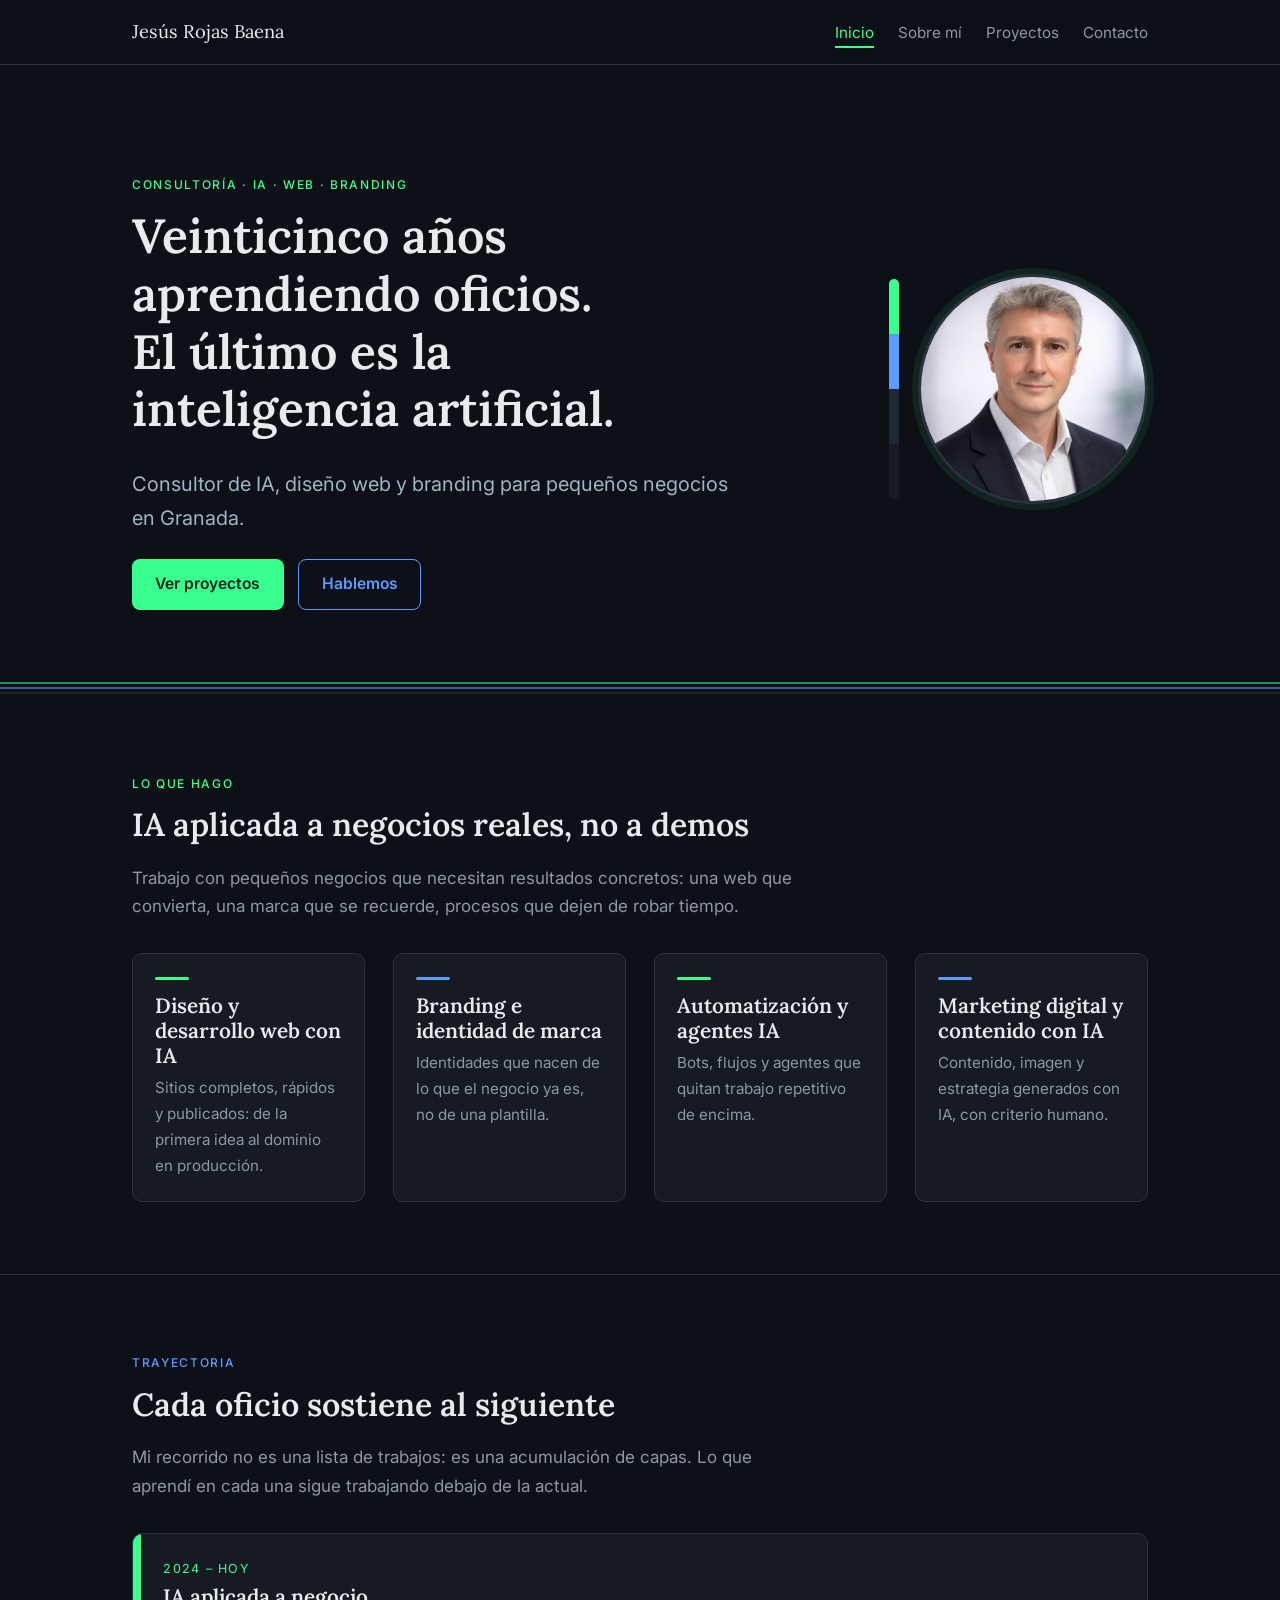
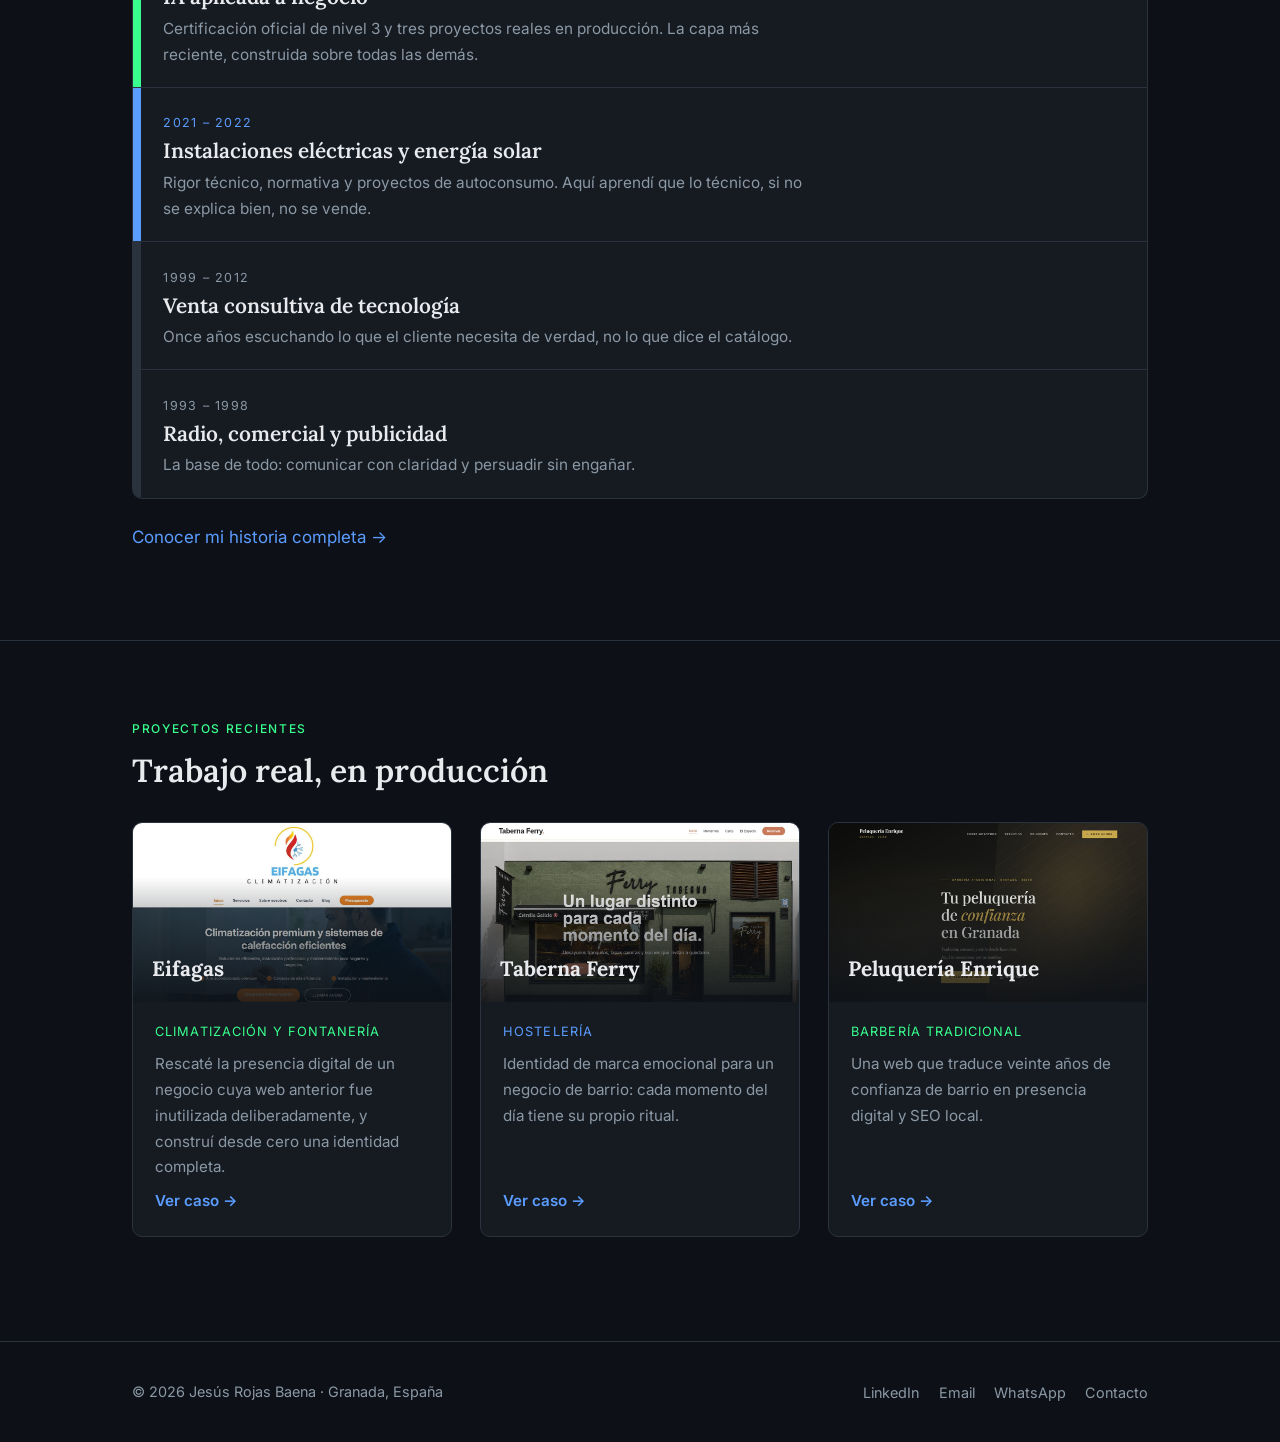
<file: index.html>
<!DOCTYPE html>
<html lang="es">
<head>
  <meta charset="UTF-8">
  <meta name="viewport" content="width=device-width, initial-scale=1.0">
  <title>Jesús Rojas Baena — Consultor de IA, diseño web y branding para PYMEs en Granada</title>
  <meta name="description" content="Consultor de IA, diseño web y branding para pequeños negocios en Granada. Veinticinco años aprendiendo oficios: el último es la inteligencia artificial.">
  <meta property="og:title" content="Jesús Rojas Baena — Consultor de IA, web y branding">
  <meta property="og:description" content="Consultoría de IA, diseño web y branding para PYMEs en Granada.">
  <meta property="og:type" content="website">
  <meta property="og:url" content="https://jesusrojasbaena.github.io/">
  <meta property="og:image" content="https://jesusrojasbaena.github.io/assets/img/perfil/jesus.jpg">
  <link rel="icon" type="image/svg+xml" href="assets/img/favicon.svg">
  <link rel="preconnect" href="https://fonts.googleapis.com">
  <link rel="preconnect" href="https://fonts.gstatic.com" crossorigin>
  <link href="https://fonts.googleapis.com/css2?family=Lora:wght@500;600&family=Inter:wght@400;500;600&display=swap" rel="stylesheet">
  <link rel="stylesheet" href="assets/css/styles.css">
</head>
<body>

<header class="site-header">
  <div class="container">
    <a class="brand" href="index.html">Jesús Rojas Baena</a>
    <button class="nav-toggle" aria-expanded="false" aria-controls="site-nav">Menú</button>
    <nav class="site-nav" id="site-nav" aria-label="Navegación principal">
      <ul>
        <li><a href="index.html" aria-current="page">Inicio</a></li>
        <li><a href="sobre-mi.html">Sobre mí</a></li>
        <li><a href="proyectos/index.html">Proyectos</a></li>
        <li><a href="contacto.html">Contacto</a></li>
      </ul>
    </nav>
  </div>
</header>

<main>

  <!-- ======== HERO ======== -->
  <section class="hero">
    <div class="container hero-grid">
      <div>
        <p class="eyebrow">Consultoría · IA · Web · Branding</p>
        <h1>Veinticinco años aprendiendo oficios. El último es la inteligencia artificial.</h1>
        <p class="lead">Consultor de IA, diseño web y branding para pequeños negocios en Granada.</p>
        <div class="btn-group">
          <a class="btn btn-primary" href="proyectos/index.html">Ver proyectos</a>
          <a class="btn btn-secondary" href="contacto.html">Hablemos</a>
        </div>
      </div>
      <div class="hero-photo-wrap">
        <div class="core-sample" aria-hidden="true">
          <span class="c1"></span><span class="c2"></span><span class="c3"></span><span class="c4"></span>
        </div>
        <!-- Foto de perfil: colocar el archivo en assets/img/perfil/jesus.jpg -->
        <img class="hero-photo" src="assets/img/perfil/jesus.jpg"
             alt="Retrato profesional de Jesús Rojas Baena"
             width="460" height="460"
             onerror="this.style.display='none'">
      </div>
    </div>
  </section>

  <div class="strata" aria-hidden="true"></div>

  <!-- ======== LO QUE HAGO ======== -->
  <section class="section">
    <div class="container">
      <div class="section-head">
        <p class="eyebrow">Lo que hago</p>
        <h2>IA aplicada a negocios reales, no a demos</h2>
        <p class="muted">Trabajo con pequeños negocios que necesitan resultados concretos: una web que convierta, una marca que se recuerde, procesos que dejen de robar tiempo.</p>
      </div>
      <div class="cards">
        <article class="card reveal">
          <span class="card-accent" aria-hidden="true"></span>
          <h3>Diseño y desarrollo web con IA</h3>
          <p>Sitios completos, rápidos y publicados: de la primera idea al dominio en producción.</p>
        </article>
        <article class="card reveal">
          <span class="card-accent" aria-hidden="true"></span>
          <h3>Branding e identidad de marca</h3>
          <p>Identidades que nacen de lo que el negocio ya es, no de una plantilla.</p>
        </article>
        <article class="card reveal">
          <span class="card-accent" aria-hidden="true"></span>
          <h3>Automatización y agentes IA</h3>
          <p>Bots, flujos y agentes que quitan trabajo repetitivo de encima.</p>
        </article>
        <article class="card reveal">
          <span class="card-accent" aria-hidden="true"></span>
          <h3>Marketing digital y contenido con IA</h3>
          <p>Contenido, imagen y estrategia generados con IA, con criterio humano.</p>
        </article>
      </div>
    </div>
  </section>

  <!-- ======== TRAYECTORIA (CAPAS) ======== -->
  <section class="section">
    <div class="container">
      <div class="section-head">
        <p class="eyebrow eyebrow--blue">Trayectoria</p>
        <h2>Cada oficio sostiene al siguiente</h2>
        <p class="muted">Mi recorrido no es una lista de trabajos: es una acumulación de capas. Lo que aprendí en cada una sigue trabajando debajo de la actual.</p>
      </div>

      <div class="layers">
        <div class="layer layer--now reveal">
          <span class="layer-bar" aria-hidden="true"></span>
          <div class="layer-body">
            <span class="layer-era">2024 – hoy</span>
            <h3>IA aplicada a negocio</h3>
            <p>Certificación oficial de nivel 3 y tres proyectos reales en producción. La capa más reciente, construida sobre todas las demás.</p>
          </div>
        </div>
        <div class="layer layer--tech reveal">
          <span class="layer-bar" aria-hidden="true"></span>
          <div class="layer-body">
            <span class="layer-era">2021 – 2022</span>
            <h3>Instalaciones eléctricas y energía solar</h3>
            <p>Rigor técnico, normativa y proyectos de autoconsumo. Aquí aprendí que lo técnico, si no se explica bien, no se vende.</p>
          </div>
        </div>
        <div class="layer reveal">
          <span class="layer-bar" aria-hidden="true"></span>
          <div class="layer-body">
            <span class="layer-era">1999 – 2012</span>
            <h3>Venta consultiva de tecnología</h3>
            <p>Once años escuchando lo que el cliente necesita de verdad, no lo que dice el catálogo.</p>
          </div>
        </div>
        <div class="layer reveal">
          <span class="layer-bar" aria-hidden="true"></span>
          <div class="layer-body">
            <span class="layer-era">1993 – 1998</span>
            <h3>Radio, comercial y publicidad</h3>
            <p>La base de todo: comunicar con claridad y persuadir sin engañar.</p>
          </div>
        </div>
      </div>

      <p style="margin-top:1.5rem;"><a href="sobre-mi.html">Conocer mi historia completa →</a></p>
    </div>
  </section>

  <!-- ======== PROYECTOS RECIENTES ======== -->
  <section class="section">
    <div class="container">
      <div class="section-head">
        <p class="eyebrow">Proyectos recientes</p>
        <h2>Trabajo real, en producción</h2>
      </div>
      <div class="projects-grid">
        <article class="project-card reveal">
          <div class="project-thumb eifagas">
            <img src="assets/img/proyectos/eifagas.jpg" alt="Captura de la página de inicio de eifagas.com" loading="lazy" width="640" height="360" onerror="this.remove()">
            <strong>Eifagas</strong>
          </div>
          <div class="project-body">
            <span class="project-sector">Climatización y fontanería</span>
            <p>Rescaté la presencia digital de un negocio cuya web anterior fue inutilizada deliberadamente, y construí desde cero una identidad completa.</p>
            <a class="project-link" href="proyectos/eifagas.html">Ver caso →</a>
          </div>
        </article>
        <article class="project-card reveal">
          <div class="project-thumb ferry">
            <img src="assets/img/proyectos/taberna-ferry.jpg" alt="Captura de la página de inicio de Taberna Ferry" loading="lazy" width="640" height="360" onerror="this.remove()">
            <strong>Taberna Ferry</strong>
          </div>
          <div class="project-body">
            <span class="project-sector">Hostelería</span>
            <p>Identidad de marca emocional para un negocio de barrio: cada momento del día tiene su propio ritual.</p>
            <a class="project-link" href="proyectos/taberna-ferry.html">Ver caso →</a>
          </div>
        </article>
        <article class="project-card reveal">
          <div class="project-thumb enrique">
            <img src="assets/img/proyectos/peluqueria-enrique.jpg" alt="Captura de la página de inicio de Peluquería Enrique" loading="lazy" width="640" height="360" onerror="this.remove()">
            <strong>Peluquería Enrique</strong>
          </div>
          <div class="project-body">
            <span class="project-sector">Barbería tradicional</span>
            <p>Una web que traduce veinte años de confianza de barrio en presencia digital y SEO local.</p>
            <a class="project-link" href="proyectos/peluqueria-enrique.html">Ver caso →</a>
          </div>
        </article>
      </div>
    </div>
  </section>

</main>

<footer class="site-footer">
  <div class="container">
    <p>© 2026 Jesús Rojas Baena · Granada, España</p>
    <ul class="footer-links">
      <li><a href="https://www.linkedin.com/in/jes%C3%BAs-rojas-baena-3abb9a54/" rel="noopener" target="_blank">LinkedIn</a></li>
      <li><a href="mailto:rojasjbcc@gmail.com">Email</a></li>
      <li><a href="https://wa.me/34656580388?text=Hola%20Jes%C3%BAs%2C%20me%20gustar%C3%ADa%20hablar%20sobre%20mi%20proyecto" rel="noopener" target="_blank">WhatsApp</a></li>
      <li><a href="contacto.html">Contacto</a></li>
    </ul>
  </div>
</footer>

<script src="assets/js/main.js"></script>
</body>
</html>
</file>
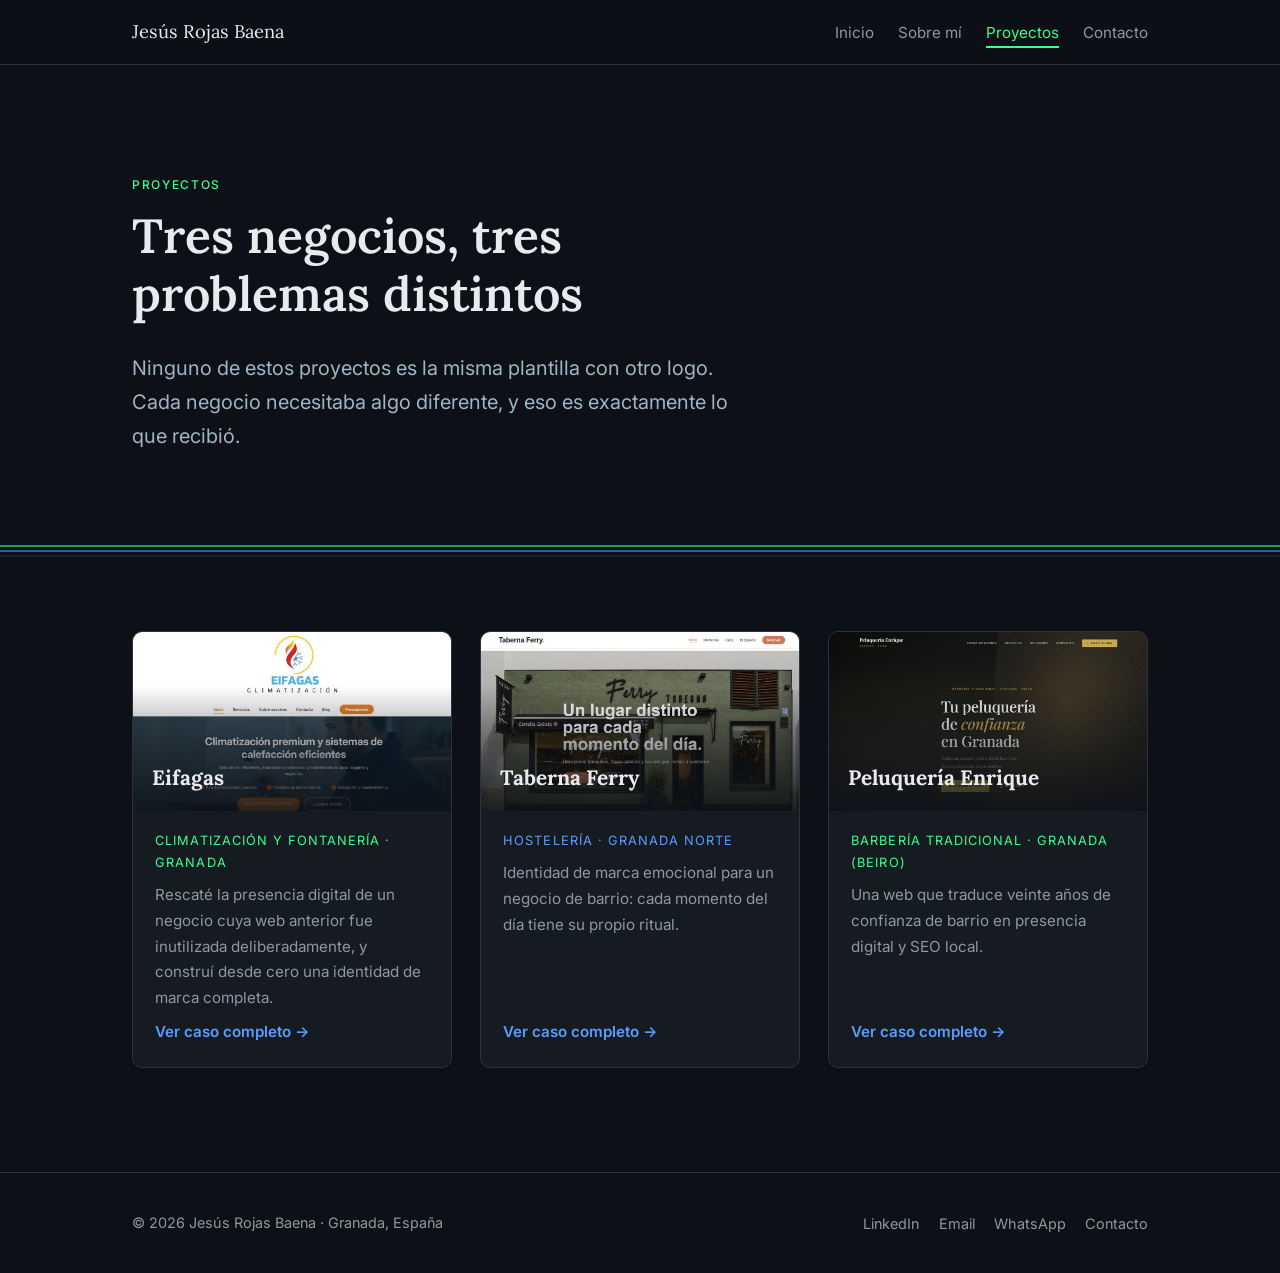
<file: proyectos/index.html>
<!DOCTYPE html>
<html lang="es">
<head>
  <meta charset="UTF-8">
  <meta name="viewport" content="width=device-width, initial-scale=1.0">
  <title>Proyectos — Jesús Rojas Baena</title>
  <meta name="description" content="Casos reales de diseño web, branding e IA aplicada para pequeños negocios en Granada: Eifagas, Taberna Ferry y Peluquería Enrique.">
  <meta property="og:title" content="Proyectos — Jesús Rojas Baena">
  <meta property="og:description" content="Casos reales de diseño web, branding e IA aplicada para pequeños negocios en Granada: Eifagas, Taberna Ferry y Peluquería Enrique.">
  <meta property="og:type" content="website">
  <meta property="og:url" content="https://jesusrojasbaena.github.io/proyectos/">
  <meta property="og:image" content="https://jesusrojasbaena.github.io/assets/img/proyectos/eifagas.jpg">
  <link rel="icon" type="image/svg+xml" href="../assets/img/favicon.svg">
  <link rel="preconnect" href="https://fonts.googleapis.com">
  <link rel="preconnect" href="https://fonts.gstatic.com" crossorigin>
  <link href="https://fonts.googleapis.com/css2?family=Lora:wght@500;600&family=Inter:wght@400;500;600&display=swap" rel="stylesheet">
  <link rel="stylesheet" href="../assets/css/styles.css">
</head>
<body>

<header class="site-header">
  <div class="container">
    <a class="brand" href="../index.html">Jesús Rojas Baena</a>
    <button class="nav-toggle" aria-expanded="false" aria-controls="site-nav">Menú</button>
    <nav class="site-nav" id="site-nav" aria-label="Navegación principal">
      <ul>
        <li><a href="../index.html">Inicio</a></li>
        <li><a href="../sobre-mi.html">Sobre mí</a></li>
        <li><a href="index.html" aria-current="page">Proyectos</a></li>
        <li><a href="../contacto.html">Contacto</a></li>
      </ul>
    </nav>
  </div>
</header>

<main>

  <section class="hero">
    <div class="container">
      <p class="eyebrow">Proyectos</p>
      <h1>Tres negocios, tres problemas distintos</h1>
      <p class="lead">Ninguno de estos proyectos es la misma plantilla con otro logo. Cada negocio necesitaba algo diferente, y eso es exactamente lo que recibió.</p>
    </div>
  </section>

  <div class="strata" aria-hidden="true"></div>

  <section class="section">
    <div class="container">
      <div class="projects-grid">

        <article class="project-card reveal">
          <div class="project-thumb eifagas">
            <img src="../assets/img/proyectos/eifagas.jpg" alt="Captura de la página de inicio de eifagas.com" loading="lazy" width="640" height="360" onerror="this.remove()">
            <strong>Eifagas</strong>
          </div>
          <div class="project-body">
            <span class="project-sector">Climatización y fontanería · Granada</span>
            <p>Rescaté la presencia digital de un negocio cuya web anterior fue inutilizada deliberadamente, y construí desde cero una identidad de marca completa.</p>
            <a class="project-link" href="eifagas.html">Ver caso completo →</a>
          </div>
        </article>

        <article class="project-card reveal">
          <div class="project-thumb ferry">
            <img src="../assets/img/proyectos/taberna-ferry.jpg" alt="Captura de la página de inicio de Taberna Ferry" loading="lazy" width="640" height="360" onerror="this.remove()">
            <strong>Taberna Ferry</strong>
          </div>
          <div class="project-body">
            <span class="project-sector">Hostelería · Granada Norte</span>
            <p>Identidad de marca emocional para un negocio de barrio: cada momento del día tiene su propio ritual.</p>
            <a class="project-link" href="taberna-ferry.html">Ver caso completo →</a>
          </div>
        </article>

        <article class="project-card reveal">
          <div class="project-thumb enrique">
            <img src="../assets/img/proyectos/peluqueria-enrique.jpg" alt="Captura de la página de inicio de Peluquería Enrique" loading="lazy" width="640" height="360" onerror="this.remove()">
            <strong>Peluquería Enrique</strong>
          </div>
          <div class="project-body">
            <span class="project-sector">Barbería tradicional · Granada (Beiro)</span>
            <p>Una web que traduce veinte años de confianza de barrio en presencia digital y SEO local.</p>
            <a class="project-link" href="peluqueria-enrique.html">Ver caso completo →</a>
          </div>
        </article>

      </div>
    </div>
  </section>

</main>

<footer class="site-footer">
  <div class="container">
    <p>© 2026 Jesús Rojas Baena · Granada, España</p>
    <ul class="footer-links">
      <li><a href="https://www.linkedin.com/in/jes%C3%BAs-rojas-baena-3abb9a54/" rel="noopener" target="_blank">LinkedIn</a></li>
      <li><a href="mailto:rojasjbcc@gmail.com">Email</a></li>
      <li><a href="https://wa.me/34656580388?text=Hola%20Jes%C3%BAs%2C%20me%20gustar%C3%ADa%20hablar%20sobre%20mi%20proyecto" rel="noopener" target="_blank">WhatsApp</a></li>
      <li><a href="../contacto.html">Contacto</a></li>
    </ul>
  </div>
</footer>

<script src="../assets/js/main.js"></script>
</body>
</html>
</file>
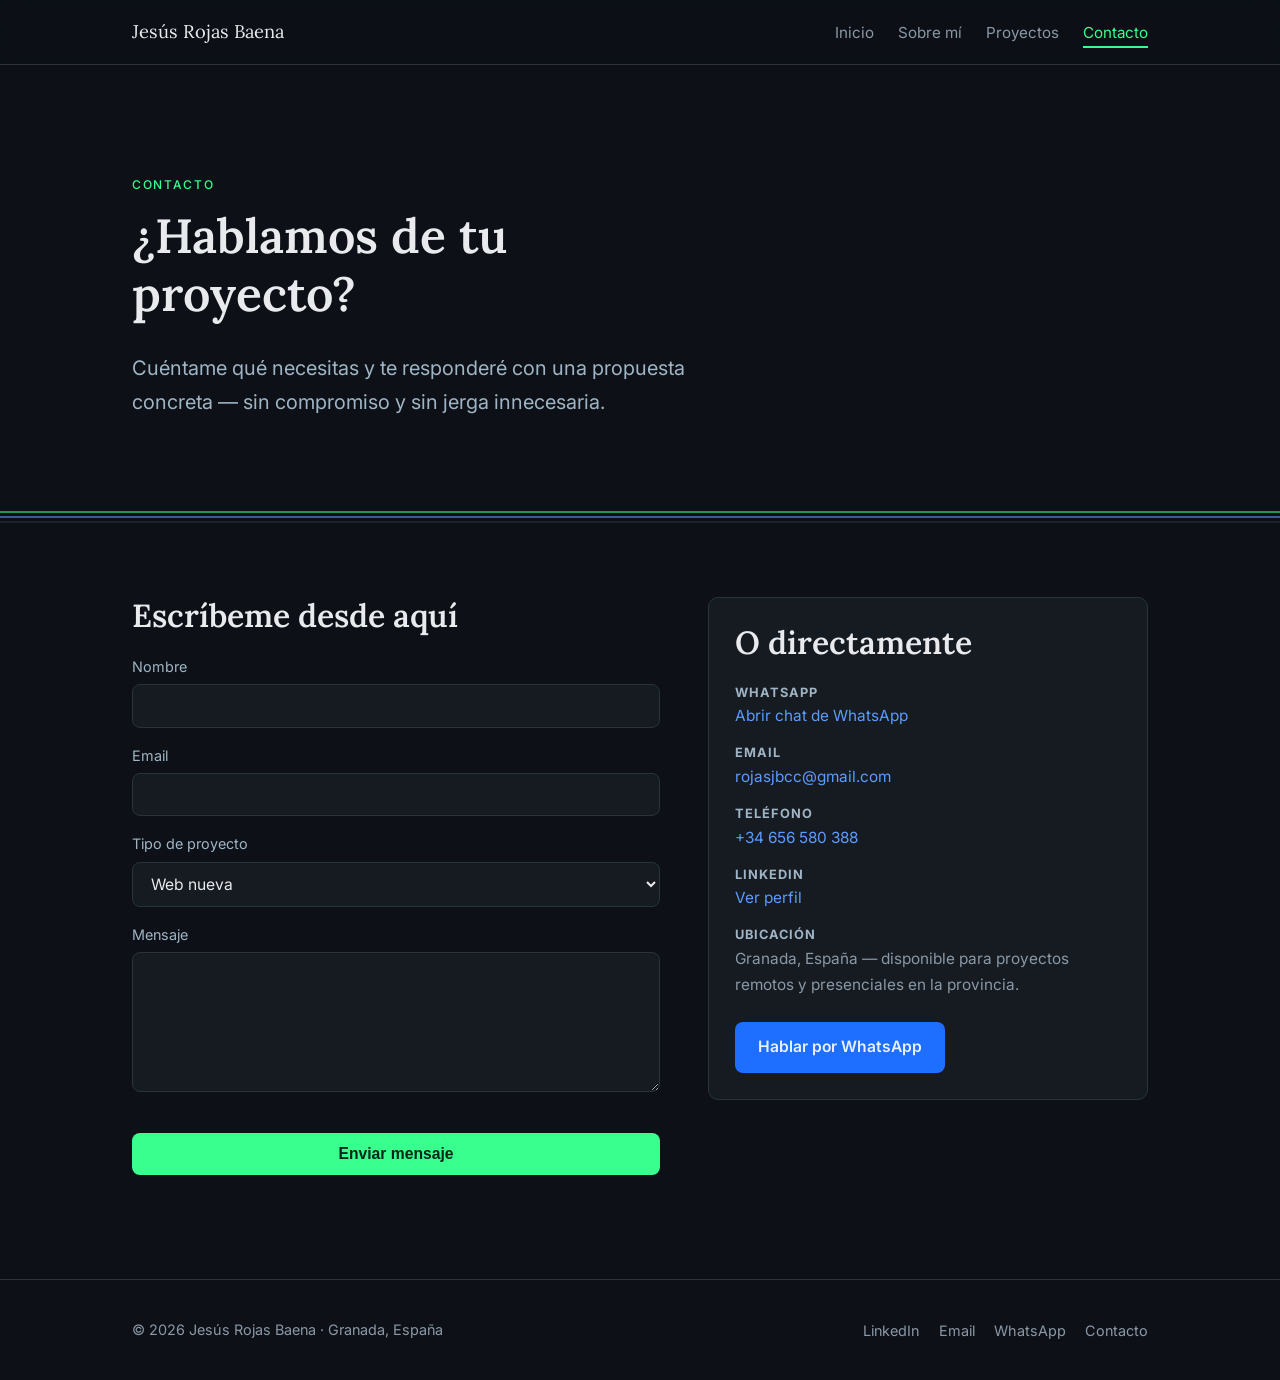
<file: contacto.html>
<!DOCTYPE html>
<html lang="es">
<head>
  <meta charset="UTF-8">
  <meta name="viewport" content="width=device-width, initial-scale=1.0">
  <title>Contacto — Jesús Rojas Baena</title>
  <meta name="description" content="Contacta con Jesús Rojas Baena para proyectos de IA, diseño web y branding en Granada: formulario, WhatsApp, email o teléfono.">
  <meta property="og:title" content="Contacto — Jesús Rojas Baena">
  <meta property="og:description" content="Contacta con Jesús Rojas Baena para proyectos de IA, diseño web y branding en Granada: formulario, WhatsApp, email o teléfono.">
  <meta property="og:type" content="website">
  <meta property="og:url" content="https://jesusrojasbaena.github.io/contacto.html">
  <meta property="og:image" content="https://jesusrojasbaena.github.io/assets/img/perfil/jesus.jpg">
  <link rel="icon" type="image/svg+xml" href="assets/img/favicon.svg">
  <link rel="preconnect" href="https://fonts.googleapis.com">
  <link rel="preconnect" href="https://fonts.gstatic.com" crossorigin>
  <link href="https://fonts.googleapis.com/css2?family=Lora:wght@500;600&family=Inter:wght@400;500;600&display=swap" rel="stylesheet">
  <link rel="stylesheet" href="assets/css/styles.css">
</head>
<body>

<header class="site-header">
  <div class="container">
    <a class="brand" href="index.html">Jesús Rojas Baena</a>
    <button class="nav-toggle" aria-expanded="false" aria-controls="site-nav">Menú</button>
    <nav class="site-nav" id="site-nav" aria-label="Navegación principal">
      <ul>
        <li><a href="index.html">Inicio</a></li>
        <li><a href="sobre-mi.html">Sobre mí</a></li>
        <li><a href="proyectos/index.html">Proyectos</a></li>
        <li><a href="contacto.html" aria-current="page">Contacto</a></li>
      </ul>
    </nav>
  </div>
</header>

<main>

  <section class="hero">
    <div class="container">
      <p class="eyebrow">Contacto</p>
      <h1>¿Hablamos de tu proyecto?</h1>
      <p class="lead">Cuéntame qué necesitas y te responderé con una propuesta concreta — sin compromiso y sin jerga innecesaria.</p>
    </div>
  </section>

  <div class="strata" aria-hidden="true"></div>

  <section class="section">
    <div class="container contact-grid">

      <!-- Formulario -->
      <div>
        <h2>Escríbeme desde aquí</h2>
        <form id="contact-form" novalidate>
          <div>
            <label for="nombre">Nombre</label>
            <input type="text" id="nombre" name="nombre" required autocomplete="name">
          </div>
          <div>
            <label for="email">Email</label>
            <input type="email" id="email" name="email" required autocomplete="email">
          </div>
          <div>
            <label for="tipo">Tipo de proyecto</label>
            <select id="tipo" name="tipo">
              <option value="web-nueva">Web nueva</option>
              <option value="branding">Branding</option>
              <option value="automatizacion">Automatización con IA</option>
              <option value="consultoria">Consultoría</option>
              <option value="otro">Otro</option>
            </select>
          </div>
          <div>
            <label for="mensaje">Mensaje</label>
            <textarea id="mensaje" name="mensaje" required></textarea>
          </div>
          <p class="form-status" role="status" aria-live="polite"></p>
          <button type="submit" class="btn btn-primary">Enviar mensaje</button>
        </form>
      </div>

      <!-- Contacto directo -->
      <aside class="contact-direct">
        <h2>O directamente</h2>
        <ul>
          <li>
            <strong>WhatsApp</strong>
            <a href="https://wa.me/34656580388?text=Hola%20Jes%C3%BAs%2C%20me%20gustar%C3%ADa%20hablar%20sobre%20mi%20proyecto" rel="noopener" target="_blank">Abrir chat de WhatsApp</a>
          </li>
          <li>
            <strong>Email</strong>
            <a href="mailto:rojasjbcc@gmail.com">rojasjbcc@gmail.com</a>
          </li>
          <li>
            <strong>Teléfono</strong>
            <a href="tel:+34656580388">+34 656 580 388</a>
          </li>
          <li>
            <strong>LinkedIn</strong>
            <a href="https://www.linkedin.com/in/jes%C3%BAs-rojas-baena-3abb9a54/" rel="noopener" target="_blank">Ver perfil</a>
          </li>
          <li>
            <strong>Ubicación</strong>
            Granada, España — disponible para proyectos remotos y presenciales en la provincia.
          </li>
        </ul>
        <div class="btn-group">
          <a class="btn btn-whatsapp" href="https://wa.me/34656580388?text=Hola%20Jes%C3%BAs%2C%20me%20gustar%C3%ADa%20hablar%20sobre%20mi%20proyecto" rel="noopener" target="_blank">Hablar por WhatsApp</a>
        </div>
      </aside>

    </div>
  </section>

</main>

<footer class="site-footer">
  <div class="container">
    <p>© 2026 Jesús Rojas Baena · Granada, España</p>
    <ul class="footer-links">
      <li><a href="https://www.linkedin.com/in/jes%C3%BAs-rojas-baena-3abb9a54/" rel="noopener" target="_blank">LinkedIn</a></li>
      <li><a href="mailto:rojasjbcc@gmail.com">Email</a></li>
      <li><a href="https://wa.me/34656580388?text=Hola%20Jes%C3%BAs%2C%20me%20gustar%C3%ADa%20hablar%20sobre%20mi%20proyecto" rel="noopener" target="_blank">WhatsApp</a></li>
      <li><a href="contacto.html">Contacto</a></li>
    </ul>
  </div>
</footer>

<script src="assets/js/main.js"></script>
</body>
</html>
</file>
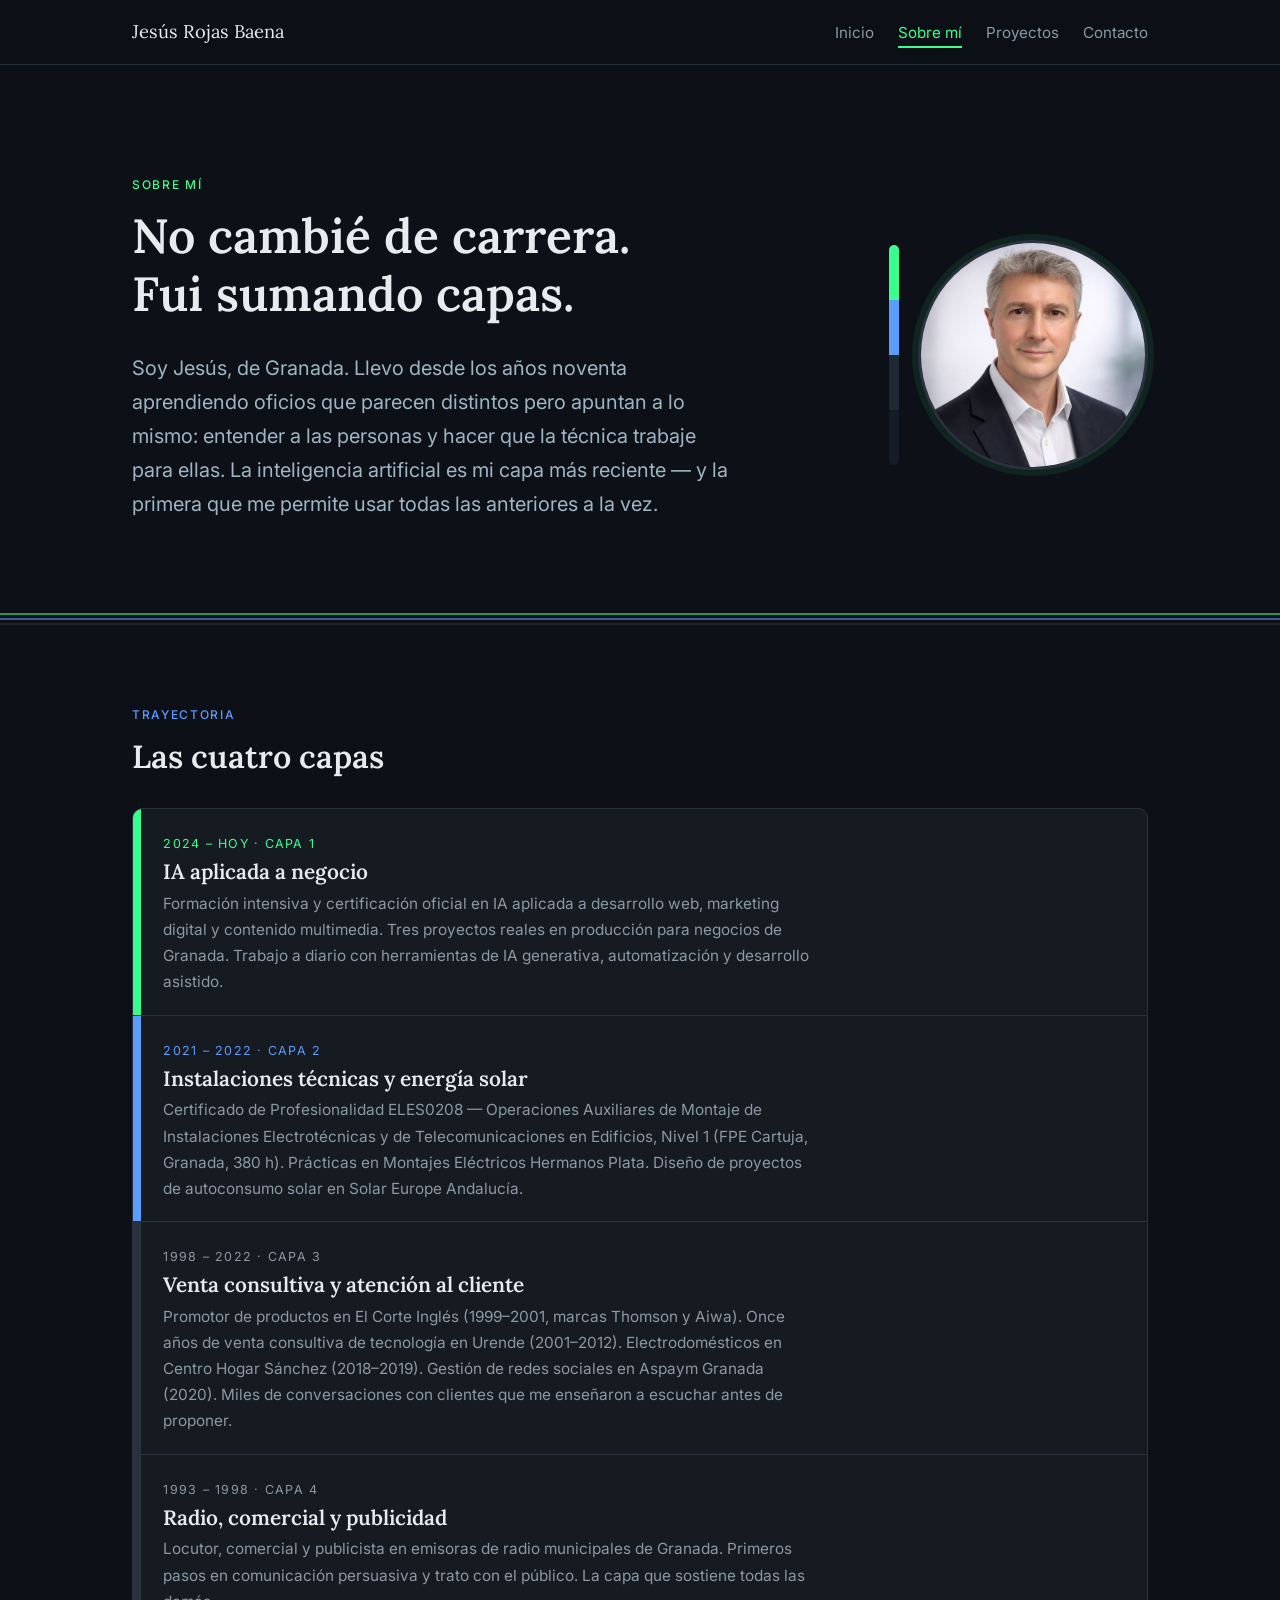
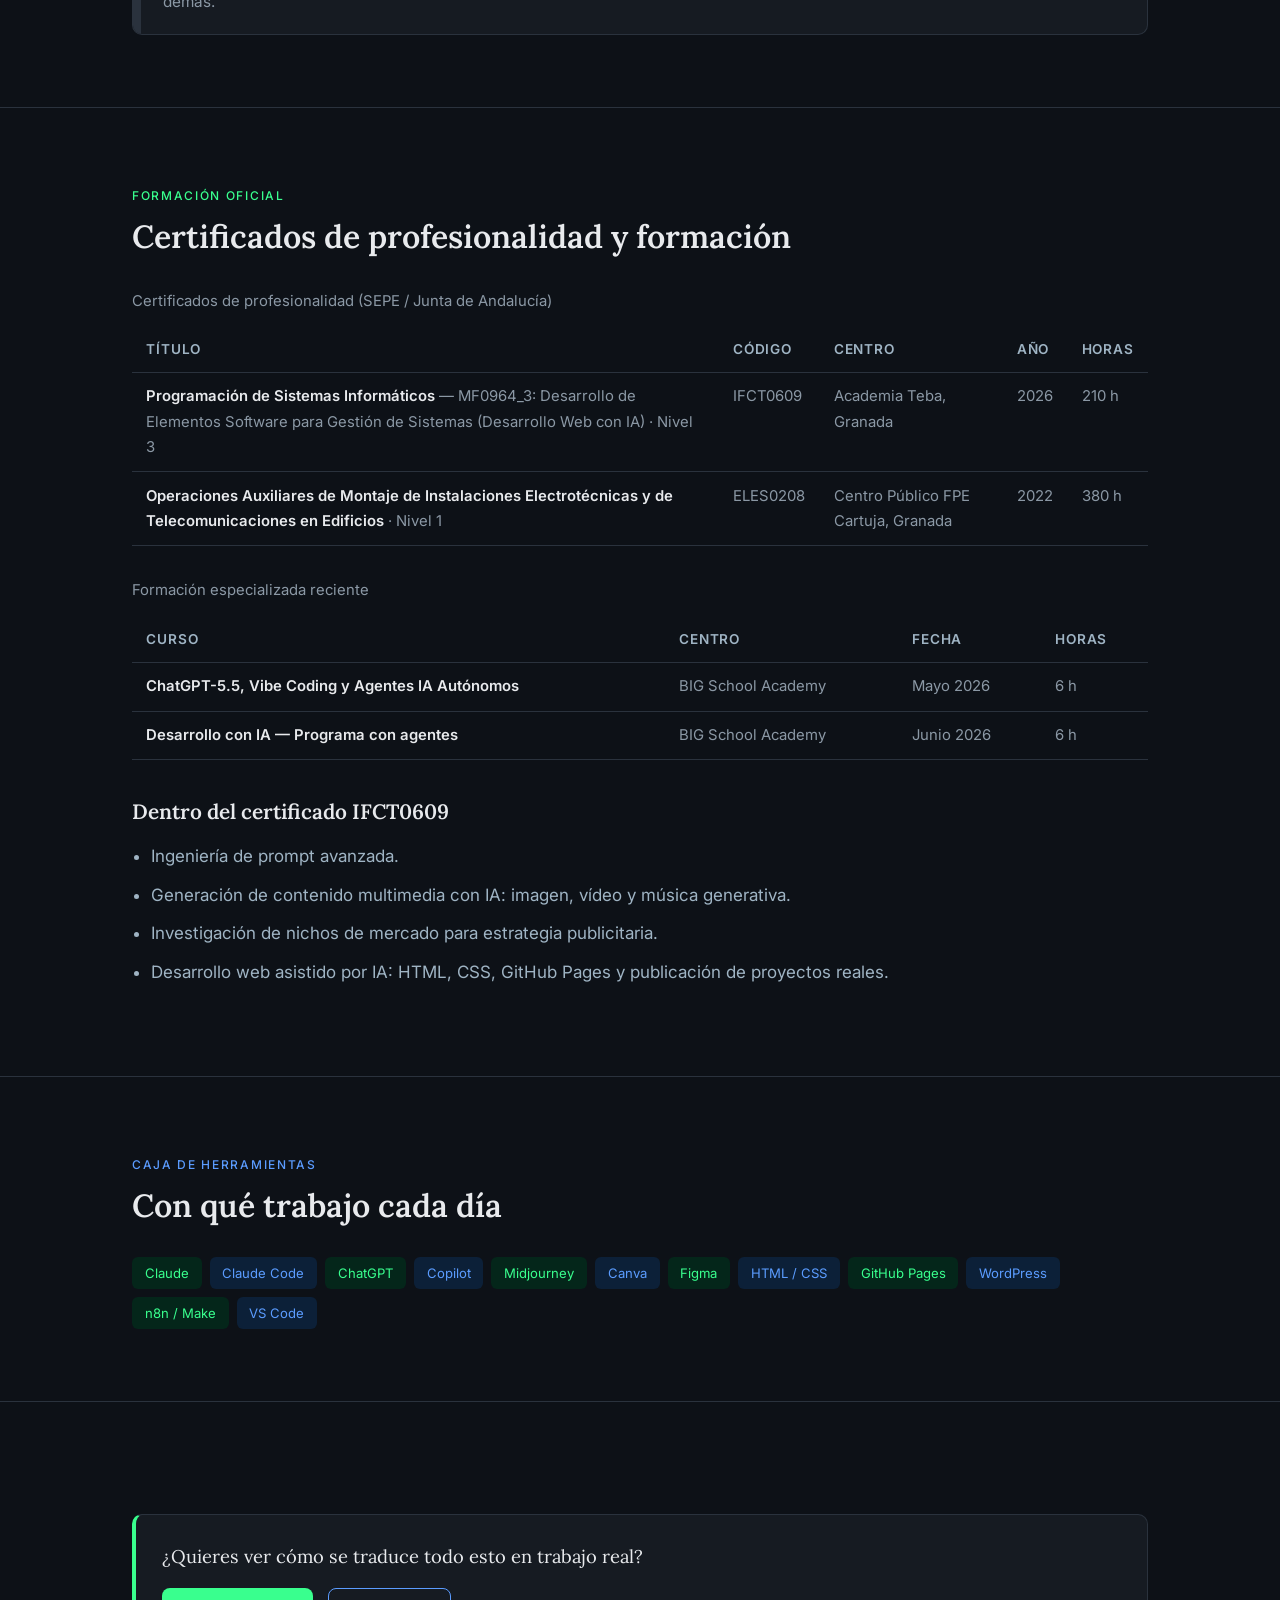
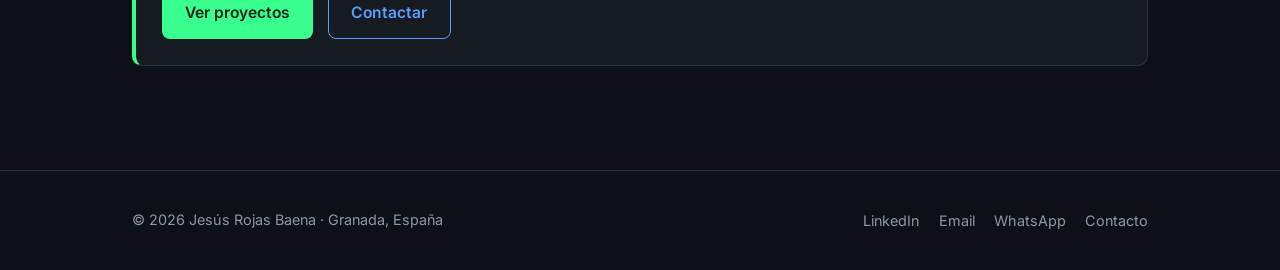
<file: sobre-mi.html>
<!DOCTYPE html>
<html lang="es">
<head>
  <meta charset="UTF-8">
  <meta name="viewport" content="width=device-width, initial-scale=1.0">
  <title>Sobre mí — Jesús Rojas Baena</title>
  <meta name="description" content="Trayectoria y formación de Jesús Rojas Baena: de la radio a la inteligencia artificial, pasando por la venta consultiva y las instalaciones técnicas.">
  <meta property="og:title" content="Sobre mí — Jesús Rojas Baena">
  <meta property="og:description" content="Trayectoria y formación de Jesús Rojas Baena: de la radio a la inteligencia artificial, pasando por la venta consultiva y las instalaciones técnicas.">
  <meta property="og:type" content="website">
  <meta property="og:url" content="https://jesusrojasbaena.github.io/sobre-mi.html">
  <meta property="og:image" content="https://jesusrojasbaena.github.io/assets/img/perfil/jesus.jpg">
  <link rel="icon" type="image/svg+xml" href="assets/img/favicon.svg">
  <link rel="preconnect" href="https://fonts.googleapis.com">
  <link rel="preconnect" href="https://fonts.gstatic.com" crossorigin>
  <link href="https://fonts.googleapis.com/css2?family=Lora:wght@500;600&family=Inter:wght@400;500;600&display=swap" rel="stylesheet">
  <link rel="stylesheet" href="assets/css/styles.css">
</head>
<body>

<header class="site-header">
  <div class="container">
    <a class="brand" href="index.html">Jesús Rojas Baena</a>
    <button class="nav-toggle" aria-expanded="false" aria-controls="site-nav">Menú</button>
    <nav class="site-nav" id="site-nav" aria-label="Navegación principal">
      <ul>
        <li><a href="index.html">Inicio</a></li>
        <li><a href="sobre-mi.html" aria-current="page">Sobre mí</a></li>
        <li><a href="proyectos/index.html">Proyectos</a></li>
        <li><a href="contacto.html">Contacto</a></li>
      </ul>
    </nav>
  </div>
</header>

<main>

  <section class="hero">
    <div class="container hero-grid">
      <div>
        <p class="eyebrow">Sobre mí</p>
        <h1>No cambié de carrera. Fui sumando capas.</h1>
        <p class="lead">Soy Jesús, de Granada. Llevo desde los años noventa aprendiendo oficios que parecen distintos pero apuntan a lo mismo: entender a las personas y hacer que la técnica trabaje para ellas. La inteligencia artificial es mi capa más reciente — y la primera que me permite usar todas las anteriores a la vez.</p>
      </div>
      <div class="hero-photo-wrap">
        <div class="core-sample" aria-hidden="true">
          <span class="c1"></span><span class="c2"></span><span class="c3"></span><span class="c4"></span>
        </div>
        <img class="hero-photo" src="assets/img/perfil/jesus.jpg"
             alt="Retrato profesional de Jesús Rojas Baena"
             width="460" height="460"
             onerror="this.style.display='none'">
      </div>
    </div>
  </section>

  <div class="strata" aria-hidden="true"></div>

  <!-- ======== TRAYECTORIA EXTENDIDA ======== -->
  <section class="section">
    <div class="container">
      <div class="section-head">
        <p class="eyebrow eyebrow--blue">Trayectoria</p>
        <h2>Las cuatro capas</h2>
      </div>

      <div class="layers">
        <div class="layer layer--now reveal">
          <span class="layer-bar" aria-hidden="true"></span>
          <div class="layer-body">
            <span class="layer-era">2024 – hoy · Capa 1</span>
            <h3>IA aplicada a negocio</h3>
            <p>Formación intensiva y certificación oficial en IA aplicada a desarrollo web, marketing digital y contenido multimedia. Tres proyectos reales en producción para negocios de Granada. Trabajo a diario con herramientas de IA generativa, automatización y desarrollo asistido.</p>
          </div>
        </div>
        <div class="layer layer--tech reveal">
          <span class="layer-bar" aria-hidden="true"></span>
          <div class="layer-body">
            <span class="layer-era">2021 – 2022 · Capa 2</span>
            <h3>Instalaciones técnicas y energía solar</h3>
            <p>Certificado de Profesionalidad ELES0208 — Operaciones Auxiliares de Montaje de Instalaciones Electrotécnicas y de Telecomunicaciones en Edificios, Nivel 1 (FPE Cartuja, Granada, 380 h). Prácticas en Montajes Eléctricos Hermanos Plata. Diseño de proyectos de autoconsumo solar en Solar Europe Andalucía.</p>
          </div>
        </div>
        <div class="layer reveal">
          <span class="layer-bar" aria-hidden="true"></span>
          <div class="layer-body">
            <span class="layer-era">1998 – 2022 · Capa 3</span>
            <h3>Venta consultiva y atención al cliente</h3>
            <p>Promotor de productos en El Corte Inglés (1999–2001, marcas Thomson y Aiwa). Once años de venta consultiva de tecnología en Urende (2001–2012). Electrodomésticos en Centro Hogar Sánchez (2018–2019). Gestión de redes sociales en Aspaym Granada (2020). Miles de conversaciones con clientes que me enseñaron a escuchar antes de proponer.</p>
          </div>
        </div>
        <div class="layer reveal">
          <span class="layer-bar" aria-hidden="true"></span>
          <div class="layer-body">
            <span class="layer-era">1993 – 1998 · Capa 4</span>
            <h3>Radio, comercial y publicidad</h3>
            <p>Locutor, comercial y publicista en emisoras de radio municipales de Granada. Primeros pasos en comunicación persuasiva y trato con el público. La capa que sostiene todas las demás.</p>
          </div>
        </div>
      </div>
    </div>
  </section>

  <!-- ======== FORMACIÓN OFICIAL ======== -->
  <section class="section">
    <div class="container">
      <div class="section-head">
        <p class="eyebrow">Formación oficial</p>
        <h2>Certificados de profesionalidad y formación</h2>
      </div>

      <div class="table-wrap reveal">
        <table>
          <caption class="muted" style="text-align:left; padding-bottom:0.8rem; caption-side:top;">Certificados de profesionalidad (SEPE / Junta de Andalucía)</caption>
          <thead>
            <tr><th>Título</th><th>Código</th><th>Centro</th><th>Año</th><th>Horas</th></tr>
          </thead>
          <tbody>
            <tr>
              <td><strong>Programación de Sistemas Informáticos</strong> — MF0964_3: Desarrollo de Elementos Software para Gestión de Sistemas (Desarrollo Web con IA) · Nivel 3</td>
              <td>IFCT0609</td>
              <td>Academia Teba, Granada</td>
              <td>2026</td>
              <td>210 h</td>
            </tr>
            <tr>
              <td><strong>Operaciones Auxiliares de Montaje de Instalaciones Electrotécnicas y de Telecomunicaciones en Edificios</strong> · Nivel 1</td>
              <td>ELES0208</td>
              <td>Centro Público FPE Cartuja, Granada</td>
              <td>2022</td>
              <td>380 h</td>
            </tr>
          </tbody>
        </table>
      </div>

      <div class="table-wrap reveal" style="margin-top:2rem;">
        <table>
          <caption class="muted" style="text-align:left; padding-bottom:0.8rem; caption-side:top;">Formación especializada reciente</caption>
          <thead>
            <tr><th>Curso</th><th>Centro</th><th>Fecha</th><th>Horas</th></tr>
          </thead>
          <tbody>
            <tr>
              <td><strong>ChatGPT-5.5, Vibe Coding y Agentes IA Autónomos</strong></td>
              <td>BIG School Academy</td>
              <td>Mayo 2026</td>
              <td>6 h</td>
            </tr>
            <tr>
              <td><strong>Desarrollo con IA — Programa con agentes</strong></td>
              <td>BIG School Academy</td>
              <td>Junio 2026</td>
              <td>6 h</td>
            </tr>
          </tbody>
        </table>
      </div>

      <div class="reveal" style="margin-top:2.5rem;">
        <h3>Dentro del certificado IFCT0609</h3>
        <ul class="case-list">
          <li>Ingeniería de prompt avanzada.</li>
          <li>Generación de contenido multimedia con IA: imagen, vídeo y música generativa.</li>
          <li>Investigación de nichos de mercado para estrategia publicitaria.</li>
          <li>Desarrollo web asistido por IA: HTML, CSS, GitHub Pages y publicación de proyectos reales.</li>
        </ul>
      </div>
    </div>
  </section>

  <!-- ======== HERRAMIENTAS ======== -->
  <section class="section">
    <div class="container">
      <div class="section-head">
        <p class="eyebrow eyebrow--blue">Caja de herramientas</p>
        <h2>Con qué trabajo cada día</h2>
      </div>
      <div class="badges reveal">
        <span class="badge">Claude</span>
        <span class="badge">Claude Code</span>
        <span class="badge">ChatGPT</span>
        <span class="badge">Copilot</span>
        <span class="badge">Midjourney</span>
        <span class="badge">Canva</span>
        <span class="badge">Figma</span>
        <span class="badge">HTML / CSS</span>
        <span class="badge">GitHub Pages</span>
        <span class="badge">WordPress</span>
        <span class="badge">n8n / Make</span>
        <span class="badge">VS Code</span>
      </div>
    </div>
  </section>

  <!-- ======== CTA ======== -->
  <section class="section">
    <div class="container">
      <div class="case-cta reveal">
        <p>¿Quieres ver cómo se traduce todo esto en trabajo real?</p>
        <div class="btn-group" style="margin-top:0;">
          <a class="btn btn-primary" href="proyectos/index.html">Ver proyectos</a>
          <a class="btn btn-secondary" href="contacto.html">Contactar</a>
        </div>
      </div>
    </div>
  </section>

</main>

<footer class="site-footer">
  <div class="container">
    <p>© 2026 Jesús Rojas Baena · Granada, España</p>
    <ul class="footer-links">
      <li><a href="https://www.linkedin.com/in/jes%C3%BAs-rojas-baena-3abb9a54/" rel="noopener" target="_blank">LinkedIn</a></li>
      <li><a href="mailto:rojasjbcc@gmail.com">Email</a></li>
      <li><a href="https://wa.me/34656580388?text=Hola%20Jes%C3%BAs%2C%20me%20gustar%C3%ADa%20hablar%20sobre%20mi%20proyecto" rel="noopener" target="_blank">WhatsApp</a></li>
      <li><a href="contacto.html">Contacto</a></li>
    </ul>
  </div>
</footer>

<script src="assets/js/main.js"></script>
</body>
</html>
</file>
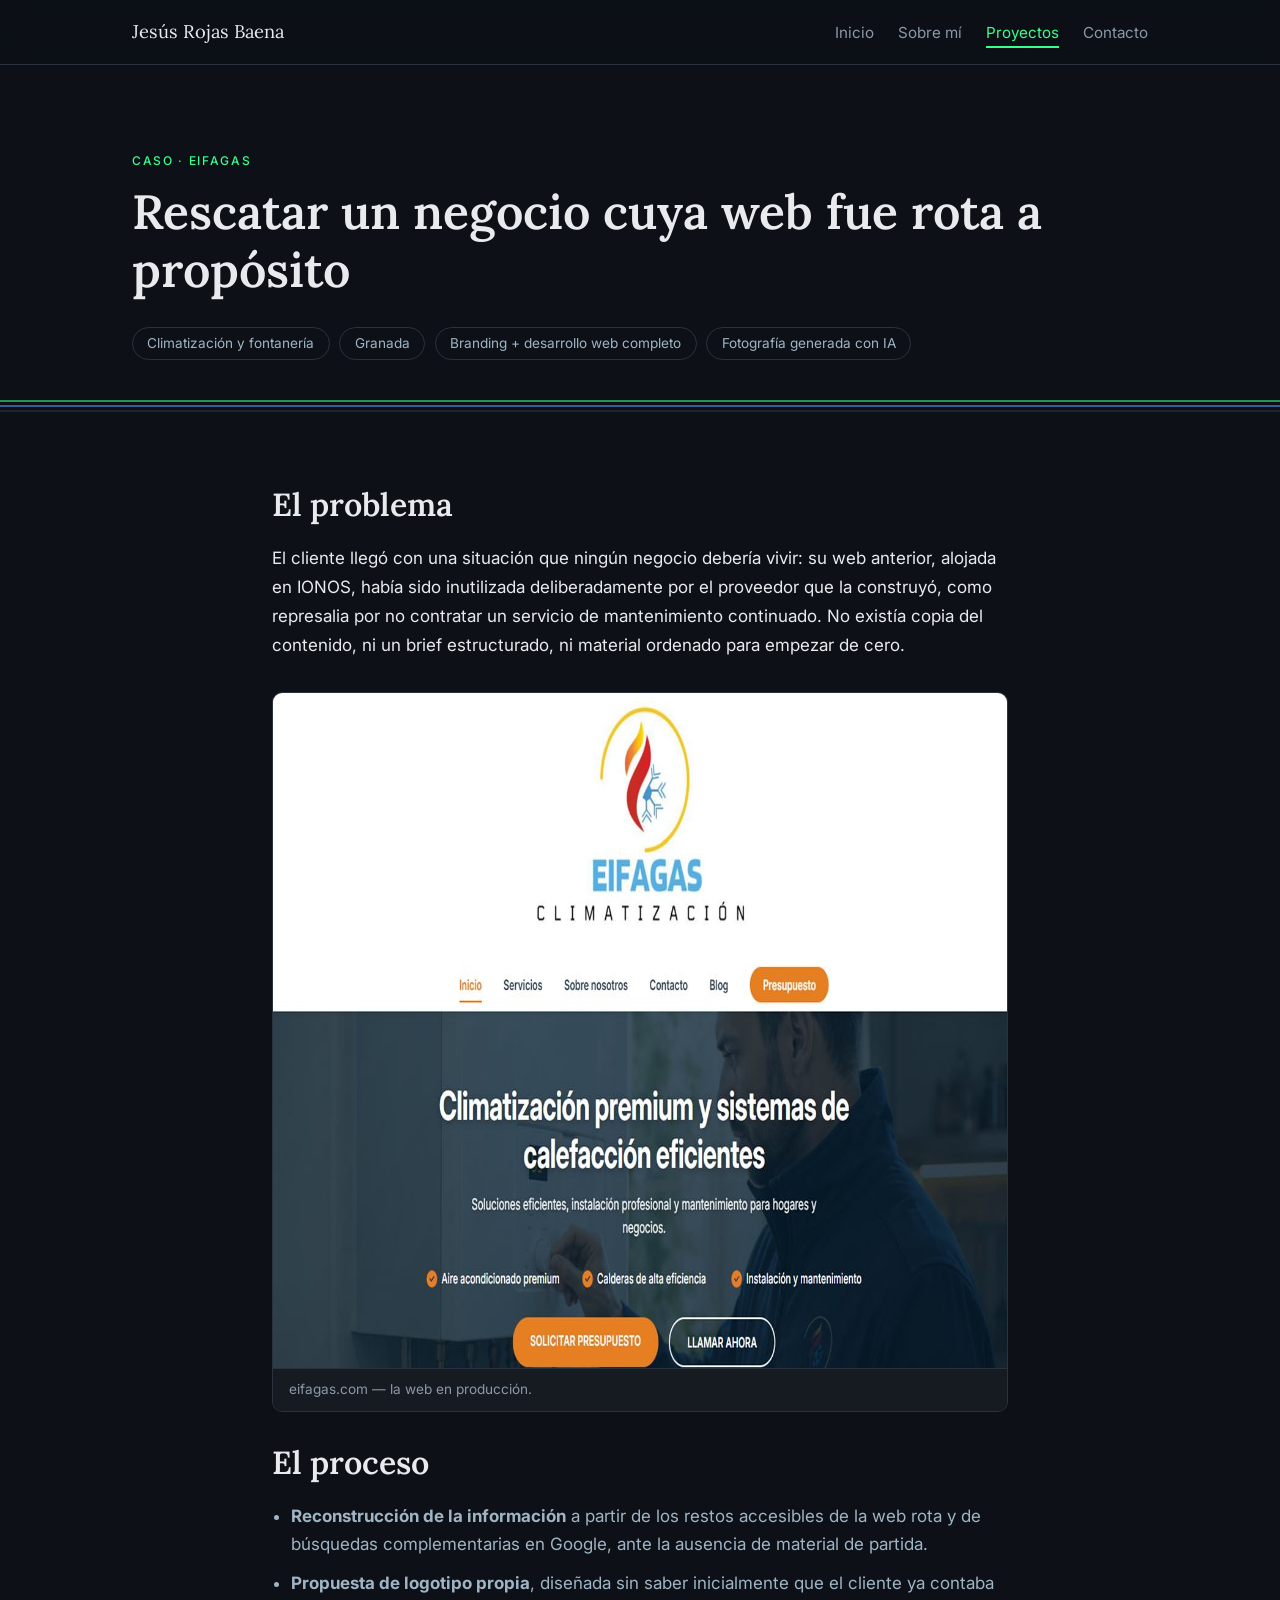
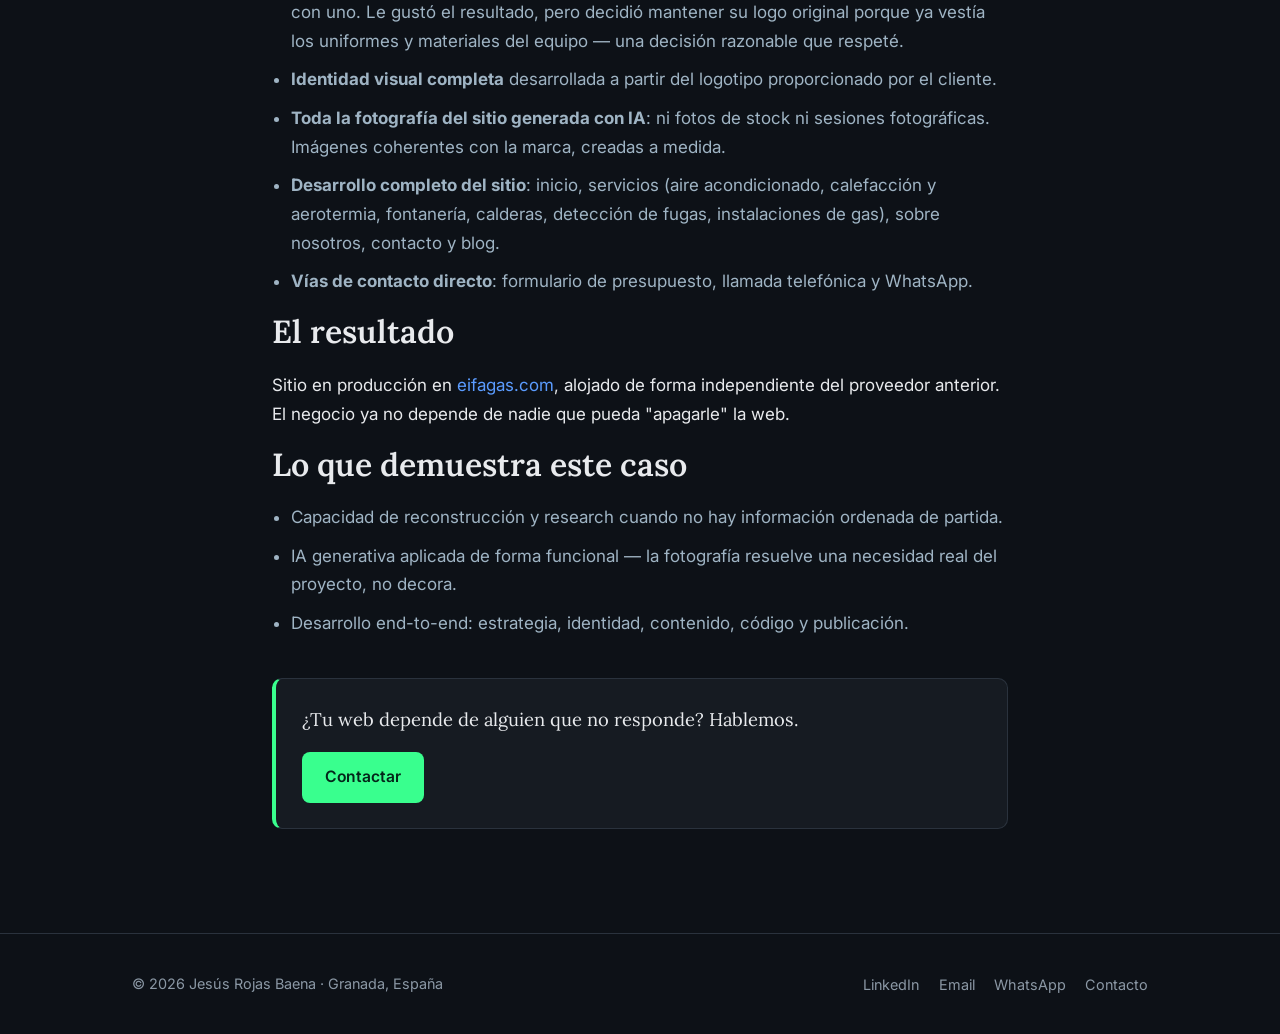
<file: proyectos/eifagas.html>
<!DOCTYPE html>
<html lang="es">
<head>
  <meta charset="UTF-8">
  <meta name="viewport" content="width=device-width, initial-scale=1.0">
  <title>Caso Eifagas — Rescate digital y branding completo | Jesús Rojas Baena</title>
  <meta name="description" content="Cómo rescaté la presencia digital de Eifagas: web inutilizada por el proveedor anterior, reconstrucción de información, identidad visual y desarrollo completo con fotografía generada por IA.">
  <meta property="og:title" content="Caso Eifagas — Rescate digital y branding completo | Jesús Rojas Baena">
  <meta property="og:description" content="Cómo rescaté la presencia digital de Eifagas: web inutilizada por el proveedor anterior, reconstrucción de información, identidad visual y desarrollo completo con fotografía generada por IA.">
  <meta property="og:type" content="article">
  <meta property="og:url" content="https://jesusrojasbaena.github.io/proyectos/eifagas.html">
  <meta property="og:image" content="https://jesusrojasbaena.github.io/assets/img/proyectos/eifagas.jpg">
  <link rel="icon" type="image/svg+xml" href="../assets/img/favicon.svg">
  <link rel="preconnect" href="https://fonts.googleapis.com">
  <link rel="preconnect" href="https://fonts.gstatic.com" crossorigin>
  <link href="https://fonts.googleapis.com/css2?family=Lora:wght@500;600&family=Inter:wght@400;500;600&display=swap" rel="stylesheet">
  <link rel="stylesheet" href="../assets/css/styles.css">
</head>
<body>

<header class="site-header">
  <div class="container">
    <a class="brand" href="../index.html">Jesús Rojas Baena</a>
    <button class="nav-toggle" aria-expanded="false" aria-controls="site-nav">Menú</button>
    <nav class="site-nav" id="site-nav" aria-label="Navegación principal">
      <ul>
        <li><a href="../index.html">Inicio</a></li>
        <li><a href="../sobre-mi.html">Sobre mí</a></li>
        <li><a href="index.html" aria-current="page">Proyectos</a></li>
        <li><a href="../contacto.html">Contacto</a></li>
      </ul>
    </nav>
  </div>
</header>

<main>

  <section class="case-hero">
    <div class="container">
      <p class="eyebrow">Caso · Eifagas</p>
      <h1>Rescatar un negocio cuya web fue rota a propósito</h1>
      <ul class="case-meta">
        <li>Climatización y fontanería</li>
        <li>Granada</li>
        <li>Branding + desarrollo web completo</li>
        <li>Fotografía generada con IA</li>
      </ul>
    </div>
  </section>

  <div class="strata" aria-hidden="true"></div>

  <section class="section">
    <div class="container" style="max-width:800px;">

      <h2>El problema</h2>
      <p>El cliente llegó con una situación que ningún negocio debería vivir: su web anterior, alojada en IONOS, había sido inutilizada deliberadamente por el proveedor que la construyó, como represalia por no contratar un servicio de mantenimiento continuado. No existía copia del contenido, ni un brief estructurado, ni material ordenado para empezar de cero.</p>

      <!-- Sustituir el placeholder por una captura real: assets/img/proyectos/eifagas.jpg -->
      <figure class="case-figure reveal">
        <img src="../assets/img/proyectos/eifagas.jpg" alt="Captura de la página de inicio de eifagas.com"
             loading="lazy" width="1200" height="675"
             onerror="this.outerHTML='&lt;div class=&quot;case-placeholder&quot;&gt;Captura de eifagas.com — añadir en assets/img/proyectos/eifagas.jpg&lt;/div&gt;'">
        <figcaption>eifagas.com — la web en producción.</figcaption>
      </figure>

      <h2>El proceso</h2>
      <ul class="case-list">
        <li><strong>Reconstrucción de la información</strong> a partir de los restos accesibles de la web rota y de búsquedas complementarias en Google, ante la ausencia de material de partida.</li>
        <li><strong>Propuesta de logotipo propia</strong>, diseñada sin saber inicialmente que el cliente ya contaba con uno. Le gustó el resultado, pero decidió mantener su logo original porque ya vestía los uniformes y materiales del equipo — una decisión razonable que respeté.</li>
        <li><strong>Identidad visual completa</strong> desarrollada a partir del logotipo proporcionado por el cliente.</li>
        <li><strong>Toda la fotografía del sitio generada con IA</strong>: ni fotos de stock ni sesiones fotográficas. Imágenes coherentes con la marca, creadas a medida.</li>
        <li><strong>Desarrollo completo del sitio</strong>: inicio, servicios (aire acondicionado, calefacción y aerotermia, fontanería, calderas, detección de fugas, instalaciones de gas), sobre nosotros, contacto y blog.</li>
        <li><strong>Vías de contacto directo</strong>: formulario de presupuesto, llamada telefónica y WhatsApp.</li>
      </ul>

      <h2>El resultado</h2>
      <p>Sitio en producción en <a href="https://eifagas.com" rel="noopener" target="_blank">eifagas.com</a>, alojado de forma independiente del proveedor anterior. El negocio ya no depende de nadie que pueda "apagarle" la web.</p>

      <h2>Lo que demuestra este caso</h2>
      <ul class="case-list">
        <li>Capacidad de reconstrucción y research cuando no hay información ordenada de partida.</li>
        <li>IA generativa aplicada de forma funcional — la fotografía resuelve una necesidad real del proyecto, no decora.</li>
        <li>Desarrollo end-to-end: estrategia, identidad, contenido, código y publicación.</li>
      </ul>

      <div class="case-cta reveal">
        <p>¿Tu web depende de alguien que no responde? Hablemos.</p>
        <a class="btn btn-primary" href="../contacto.html">Contactar</a>
      </div>

    </div>
  </section>

</main>

<footer class="site-footer">
  <div class="container">
    <p>© 2026 Jesús Rojas Baena · Granada, España</p>
    <ul class="footer-links">
      <li><a href="https://www.linkedin.com/in/jes%C3%BAs-rojas-baena-3abb9a54/" rel="noopener" target="_blank">LinkedIn</a></li>
      <li><a href="mailto:rojasjbcc@gmail.com">Email</a></li>
      <li><a href="https://wa.me/34656580388?text=Hola%20Jes%C3%BAs%2C%20me%20gustar%C3%ADa%20hablar%20sobre%20mi%20proyecto" rel="noopener" target="_blank">WhatsApp</a></li>
      <li><a href="../contacto.html">Contacto</a></li>
    </ul>
  </div>
</footer>

<script src="../assets/js/main.js"></script>
</body>
</html>
</file>
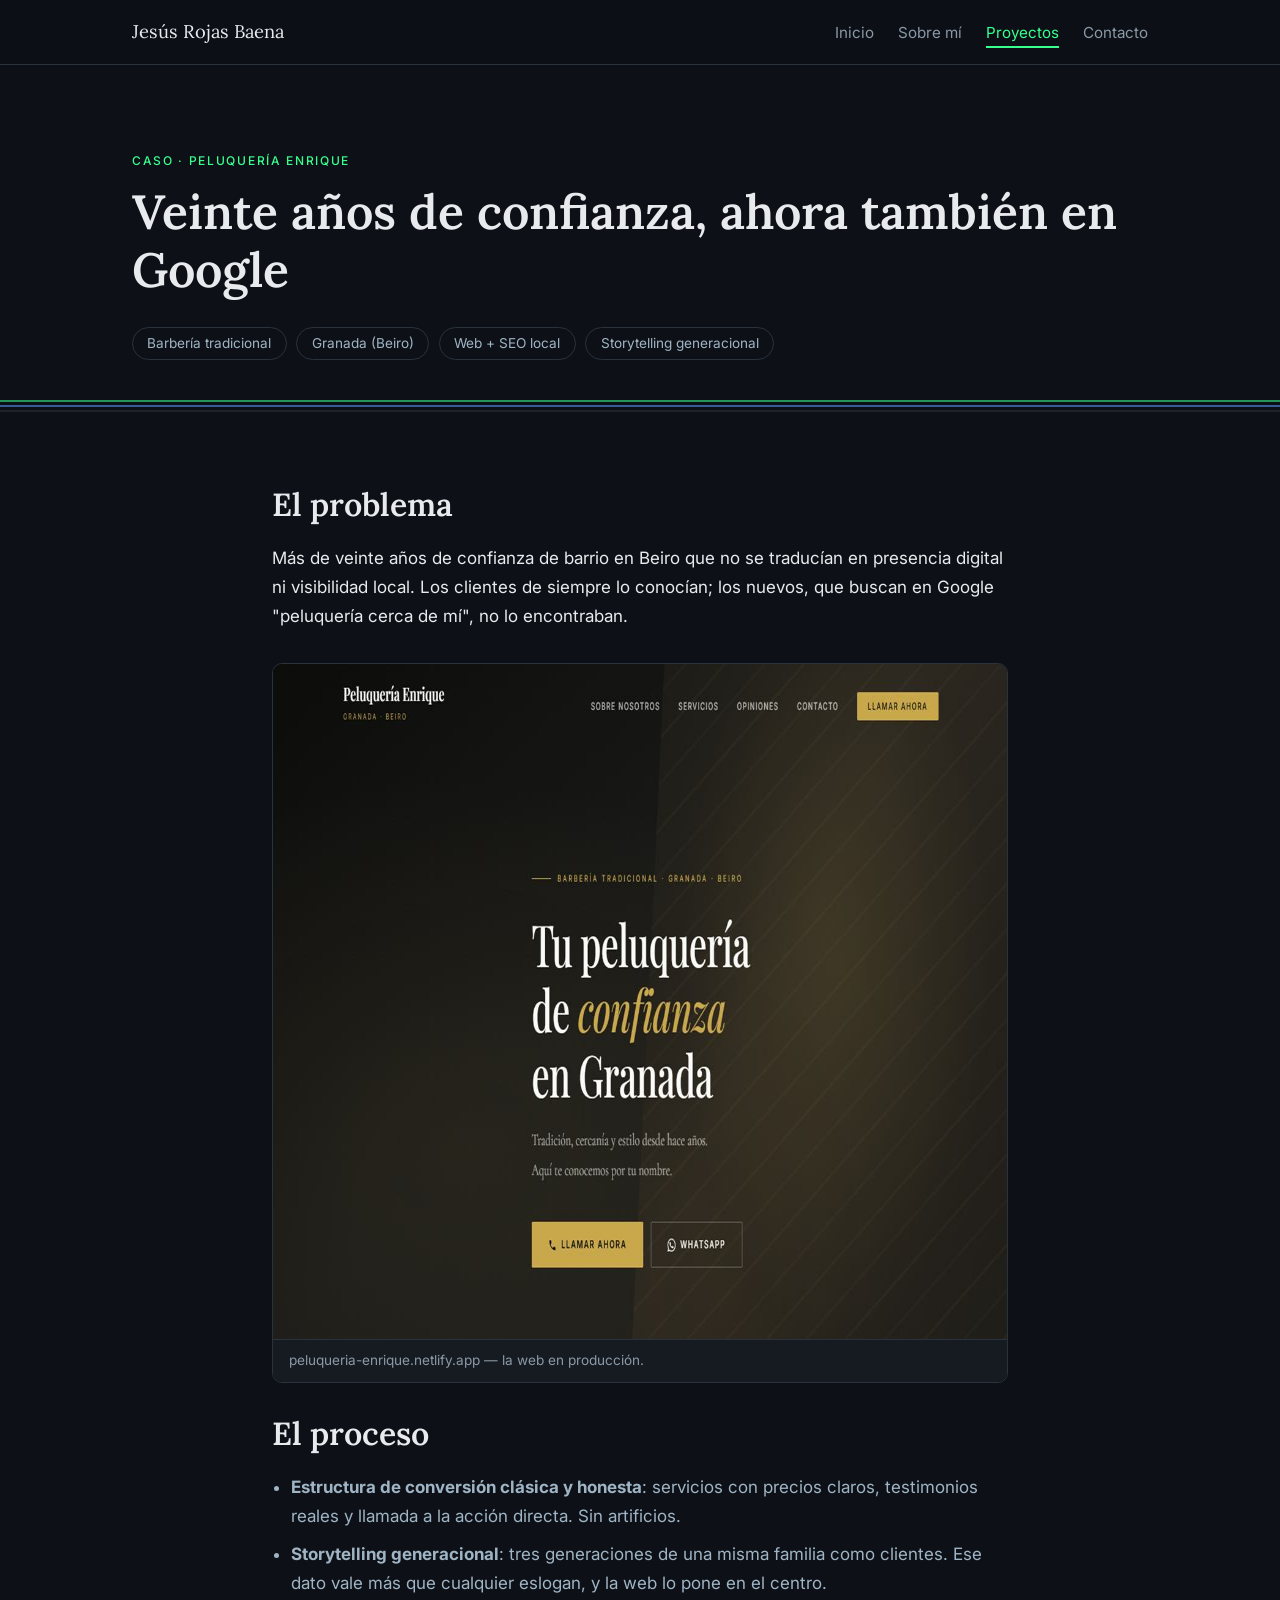
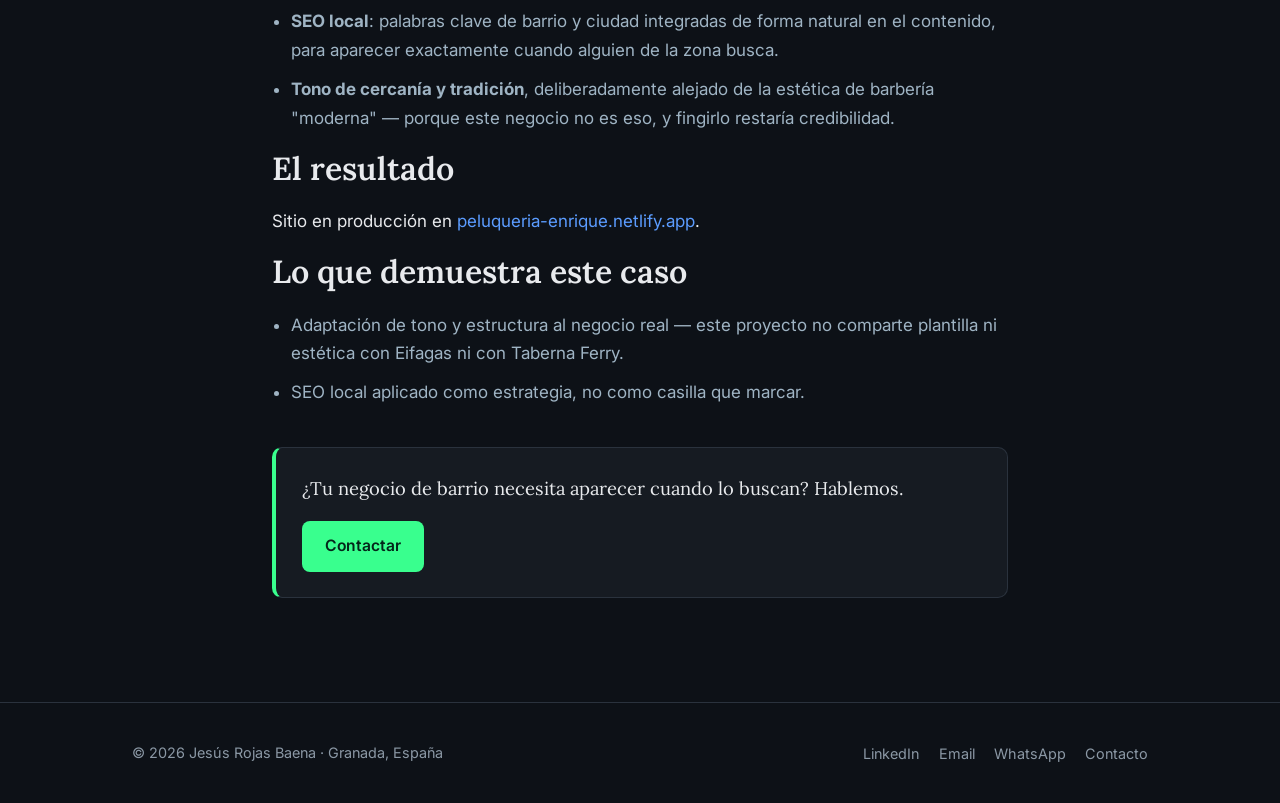
<file: proyectos/peluqueria-enrique.html>
<!DOCTYPE html>
<html lang="es">
<head>
  <meta charset="UTF-8">
  <meta name="viewport" content="width=device-width, initial-scale=1.0">
  <title>Caso Peluquería Enrique — SEO local y confianza de barrio | Jesús Rojas Baena</title>
  <meta name="description" content="Web para Peluquería Enrique en Beiro, Granada: veinte años de confianza de barrio traducidos en presencia digital, SEO local y storytelling generacional.">
  <meta property="og:title" content="Caso Peluquería Enrique — SEO local y confianza de barrio | Jesús Rojas Baena">
  <meta property="og:description" content="Web para Peluquería Enrique en Beiro, Granada: veinte años de confianza de barrio traducidos en presencia digital, SEO local y storytelling generacional.">
  <meta property="og:type" content="article">
  <meta property="og:url" content="https://jesusrojasbaena.github.io/proyectos/peluqueria-enrique.html">
  <meta property="og:image" content="https://jesusrojasbaena.github.io/assets/img/proyectos/peluqueria-enrique.jpg">
  <link rel="icon" type="image/svg+xml" href="../assets/img/favicon.svg">
  <link rel="preconnect" href="https://fonts.googleapis.com">
  <link rel="preconnect" href="https://fonts.gstatic.com" crossorigin>
  <link href="https://fonts.googleapis.com/css2?family=Lora:wght@500;600&family=Inter:wght@400;500;600&display=swap" rel="stylesheet">
  <link rel="stylesheet" href="../assets/css/styles.css">
</head>
<body>

<header class="site-header">
  <div class="container">
    <a class="brand" href="../index.html">Jesús Rojas Baena</a>
    <button class="nav-toggle" aria-expanded="false" aria-controls="site-nav">Menú</button>
    <nav class="site-nav" id="site-nav" aria-label="Navegación principal">
      <ul>
        <li><a href="../index.html">Inicio</a></li>
        <li><a href="../sobre-mi.html">Sobre mí</a></li>
        <li><a href="index.html" aria-current="page">Proyectos</a></li>
        <li><a href="../contacto.html">Contacto</a></li>
      </ul>
    </nav>
  </div>
</header>

<main>

  <section class="case-hero">
    <div class="container">
      <p class="eyebrow">Caso · Peluquería Enrique</p>
      <h1>Veinte años de confianza, ahora también en Google</h1>
      <ul class="case-meta">
        <li>Barbería tradicional</li>
        <li>Granada (Beiro)</li>
        <li>Web + SEO local</li>
        <li>Storytelling generacional</li>
      </ul>
    </div>
  </section>

  <div class="strata" aria-hidden="true"></div>

  <section class="section">
    <div class="container" style="max-width:800px;">

      <h2>El problema</h2>
      <p>Más de veinte años de confianza de barrio en Beiro que no se traducían en presencia digital ni visibilidad local. Los clientes de siempre lo conocían; los nuevos, que buscan en Google "peluquería cerca de mí", no lo encontraban.</p>

      <!-- Sustituir el placeholder por una captura real: assets/img/proyectos/peluqueria-enrique.jpg -->
      <figure class="case-figure reveal">
        <img src="../assets/img/proyectos/peluqueria-enrique.jpg" alt="Captura de la página de inicio de Peluquería Enrique"
             loading="lazy" width="1200" height="675"
             onerror="this.outerHTML='&lt;div class=&quot;case-placeholder&quot;&gt;Captura de peluqueria-enrique.netlify.app — añadir en assets/img/proyectos/peluqueria-enrique.jpg&lt;/div&gt;'">
        <figcaption>peluqueria-enrique.netlify.app — la web en producción.</figcaption>
      </figure>

      <h2>El proceso</h2>
      <ul class="case-list">
        <li><strong>Estructura de conversión clásica y honesta</strong>: servicios con precios claros, testimonios reales y llamada a la acción directa. Sin artificios.</li>
        <li><strong>Storytelling generacional</strong>: tres generaciones de una misma familia como clientes. Ese dato vale más que cualquier eslogan, y la web lo pone en el centro.</li>
        <li><strong>SEO local</strong>: palabras clave de barrio y ciudad integradas de forma natural en el contenido, para aparecer exactamente cuando alguien de la zona busca.</li>
        <li><strong>Tono de cercanía y tradición</strong>, deliberadamente alejado de la estética de barbería "moderna" — porque este negocio no es eso, y fingirlo restaría credibilidad.</li>
      </ul>

      <h2>El resultado</h2>
      <p>Sitio en producción en <a href="https://peluqueria-enrique.netlify.app/" rel="noopener" target="_blank">peluqueria-enrique.netlify.app</a>.</p>

      <h2>Lo que demuestra este caso</h2>
      <ul class="case-list">
        <li>Adaptación de tono y estructura al negocio real — este proyecto no comparte plantilla ni estética con Eifagas ni con Taberna Ferry.</li>
        <li>SEO local aplicado como estrategia, no como casilla que marcar.</li>
      </ul>

      <div class="case-cta reveal">
        <p>¿Tu negocio de barrio necesita aparecer cuando lo buscan? Hablemos.</p>
        <a class="btn btn-primary" href="../contacto.html">Contactar</a>
      </div>

    </div>
  </section>

</main>

<footer class="site-footer">
  <div class="container">
    <p>© 2026 Jesús Rojas Baena · Granada, España</p>
    <ul class="footer-links">
      <li><a href="https://www.linkedin.com/in/jes%C3%BAs-rojas-baena-3abb9a54/" rel="noopener" target="_blank">LinkedIn</a></li>
      <li><a href="mailto:rojasjbcc@gmail.com">Email</a></li>
      <li><a href="https://wa.me/34656580388?text=Hola%20Jes%C3%BAs%2C%20me%20gustar%C3%ADa%20hablar%20sobre%20mi%20proyecto" rel="noopener" target="_blank">WhatsApp</a></li>
      <li><a href="../contacto.html">Contacto</a></li>
    </ul>
  </div>
</footer>

<script src="../assets/js/main.js"></script>
</body>
</html>
</file>
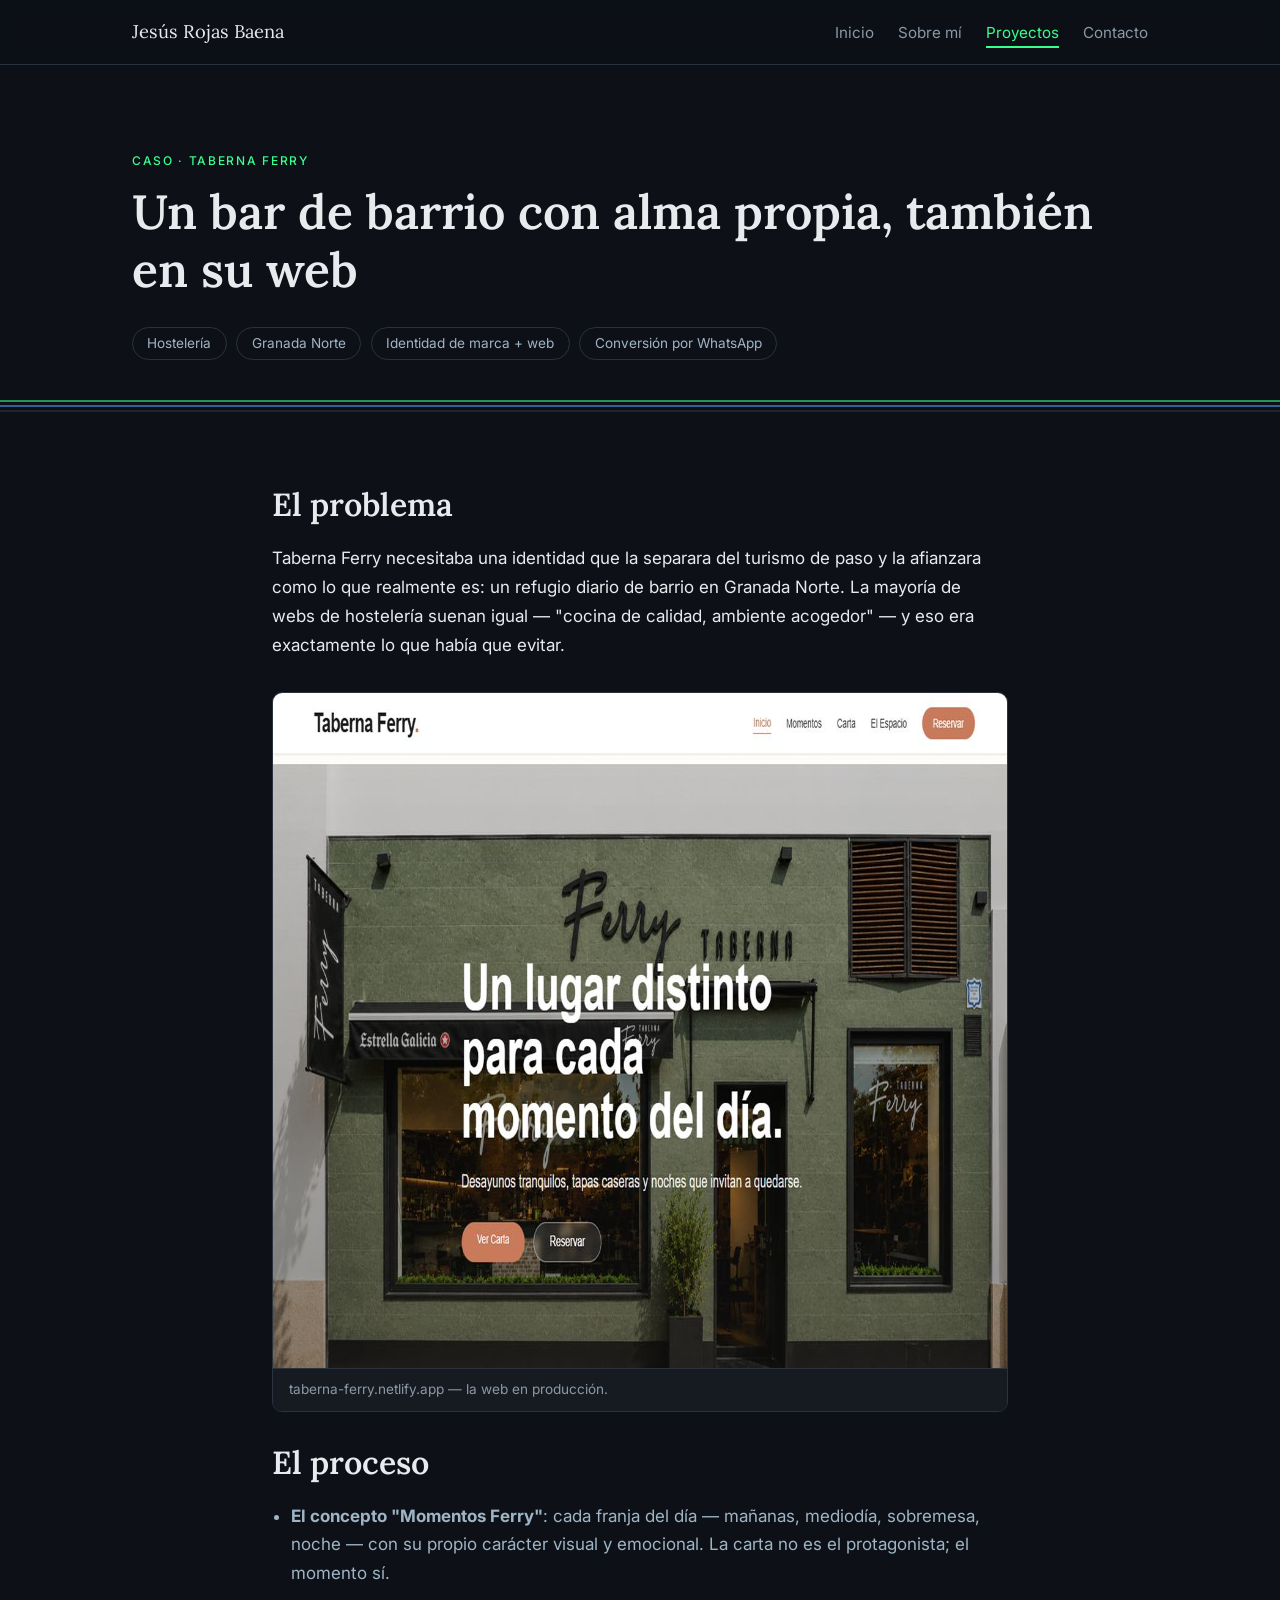
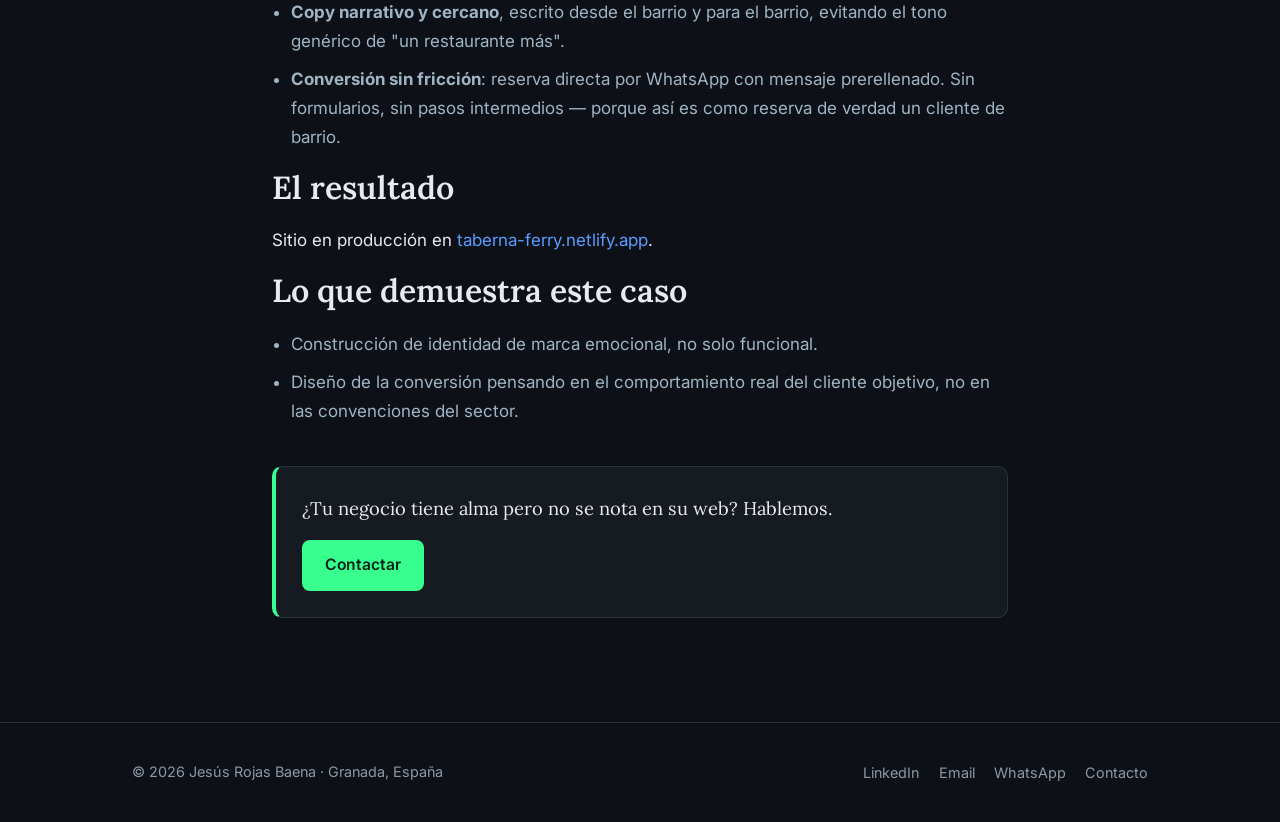
<file: proyectos/taberna-ferry.html>
<!DOCTYPE html>
<html lang="es">
<head>
  <meta charset="UTF-8">
  <meta name="viewport" content="width=device-width, initial-scale=1.0">
  <title>Caso Taberna Ferry — Identidad de marca emocional | Jesús Rojas Baena</title>
  <meta name="description" content="Identidad de marca emocional para Taberna Ferry en Granada Norte: el concepto Momentos Ferry, copy narrativo y reserva directa por WhatsApp.">
  <meta property="og:title" content="Caso Taberna Ferry — Identidad de marca emocional | Jesús Rojas Baena">
  <meta property="og:description" content="Identidad de marca emocional para Taberna Ferry en Granada Norte: el concepto Momentos Ferry, copy narrativo y reserva directa por WhatsApp.">
  <meta property="og:type" content="article">
  <meta property="og:url" content="https://jesusrojasbaena.github.io/proyectos/taberna-ferry.html">
  <meta property="og:image" content="https://jesusrojasbaena.github.io/assets/img/proyectos/taberna-ferry.jpg">
  <link rel="icon" type="image/svg+xml" href="../assets/img/favicon.svg">
  <link rel="preconnect" href="https://fonts.googleapis.com">
  <link rel="preconnect" href="https://fonts.gstatic.com" crossorigin>
  <link href="https://fonts.googleapis.com/css2?family=Lora:wght@500;600&family=Inter:wght@400;500;600&display=swap" rel="stylesheet">
  <link rel="stylesheet" href="../assets/css/styles.css">
</head>
<body>

<header class="site-header">
  <div class="container">
    <a class="brand" href="../index.html">Jesús Rojas Baena</a>
    <button class="nav-toggle" aria-expanded="false" aria-controls="site-nav">Menú</button>
    <nav class="site-nav" id="site-nav" aria-label="Navegación principal">
      <ul>
        <li><a href="../index.html">Inicio</a></li>
        <li><a href="../sobre-mi.html">Sobre mí</a></li>
        <li><a href="index.html" aria-current="page">Proyectos</a></li>
        <li><a href="../contacto.html">Contacto</a></li>
      </ul>
    </nav>
  </div>
</header>

<main>

  <section class="case-hero">
    <div class="container">
      <p class="eyebrow">Caso · Taberna Ferry</p>
      <h1>Un bar de barrio con alma propia, también en su web</h1>
      <ul class="case-meta">
        <li>Hostelería</li>
        <li>Granada Norte</li>
        <li>Identidad de marca + web</li>
        <li>Conversión por WhatsApp</li>
      </ul>
    </div>
  </section>

  <div class="strata" aria-hidden="true"></div>

  <section class="section">
    <div class="container" style="max-width:800px;">

      <h2>El problema</h2>
      <p>Taberna Ferry necesitaba una identidad que la separara del turismo de paso y la afianzara como lo que realmente es: un refugio diario de barrio en Granada Norte. La mayoría de webs de hostelería suenan igual — "cocina de calidad, ambiente acogedor" — y eso era exactamente lo que había que evitar.</p>

      <!-- Sustituir el placeholder por una captura real: assets/img/proyectos/taberna-ferry.jpg -->
      <figure class="case-figure reveal">
        <img src="../assets/img/proyectos/taberna-ferry.jpg" alt="Captura de la página de inicio de Taberna Ferry"
             loading="lazy" width="1200" height="675"
             onerror="this.outerHTML='&lt;div class=&quot;case-placeholder&quot;&gt;Captura de taberna-ferry.netlify.app — añadir en assets/img/proyectos/taberna-ferry.jpg&lt;/div&gt;'">
        <figcaption>taberna-ferry.netlify.app — la web en producción.</figcaption>
      </figure>

      <h2>El proceso</h2>
      <ul class="case-list">
        <li><strong>El concepto "Momentos Ferry"</strong>: cada franja del día — mañanas, mediodía, sobremesa, noche — con su propio carácter visual y emocional. La carta no es el protagonista; el momento sí.</li>
        <li><strong>Copy narrativo y cercano</strong>, escrito desde el barrio y para el barrio, evitando el tono genérico de "un restaurante más".</li>
        <li><strong>Conversión sin fricción</strong>: reserva directa por WhatsApp con mensaje prerellenado. Sin formularios, sin pasos intermedios — porque así es como reserva de verdad un cliente de barrio.</li>
      </ul>

      <h2>El resultado</h2>
      <p>Sitio en producción en <a href="https://taberna-ferry.netlify.app/" rel="noopener" target="_blank">taberna-ferry.netlify.app</a>.</p>

      <h2>Lo que demuestra este caso</h2>
      <ul class="case-list">
        <li>Construcción de identidad de marca emocional, no solo funcional.</li>
        <li>Diseño de la conversión pensando en el comportamiento real del cliente objetivo, no en las convenciones del sector.</li>
      </ul>

      <div class="case-cta reveal">
        <p>¿Tu negocio tiene alma pero no se nota en su web? Hablemos.</p>
        <a class="btn btn-primary" href="../contacto.html">Contactar</a>
      </div>

    </div>
  </section>

</main>

<footer class="site-footer">
  <div class="container">
    <p>© 2026 Jesús Rojas Baena · Granada, España</p>
    <ul class="footer-links">
      <li><a href="https://www.linkedin.com/in/jes%C3%BAs-rojas-baena-3abb9a54/" rel="noopener" target="_blank">LinkedIn</a></li>
      <li><a href="mailto:rojasjbcc@gmail.com">Email</a></li>
      <li><a href="https://wa.me/34656580388?text=Hola%20Jes%C3%BAs%2C%20me%20gustar%C3%ADa%20hablar%20sobre%20mi%20proyecto" rel="noopener" target="_blank">WhatsApp</a></li>
      <li><a href="../contacto.html">Contacto</a></li>
    </ul>
  </div>
</footer>

<script src="../assets/js/main.js"></script>
</body>
</html>
</file>
<file: assets/css/styles.css>
/* ============================================================
   jesusrojasbaena.github.io — "Estratos, versión acentos"
   Paleta y dirección visual según docs/especificacion-web-jesusrojasbaena.md
   ============================================================ */

/* ---------- Tokens ---------- */
:root {
  --bg: #0D1117;
  --bg-elevated: #161B22;
  --border: #2A323D;
  --text: #E8EAED;
  --text-muted: #8B98A5;
  --text-soft: #9FB4C4;
  --green: #39FF8E;
  --green-dark: #04261A;
  --blue: #5B9CFF;
  --blue-strong: #1E6FFF;
  --blue-dark: #E8F0FF;

  --font-display: "Lora", Georgia, "Times New Roman", serif;
  --font-body: "Inter", -apple-system, "Segoe UI", Roboto, sans-serif;

  --maxw: 1080px;
  --radius: 10px;
  --gap: clamp(1rem, 2.5vw, 1.75rem);
}

/* ---------- Reset básico ---------- */
*, *::before, *::after { box-sizing: border-box; }
html { scroll-behavior: smooth; }
body {
  margin: 0;
  background: var(--bg);
  color: var(--text);
  font-family: var(--font-body);
  font-size: 1.0625rem;      /* 17px */
  line-height: 1.7;
  -webkit-font-smoothing: antialiased;
}
img { max-width: 100%; display: block; }
a { color: var(--blue); text-decoration: none; }
a:hover { text-decoration: underline; }
a:focus-visible, button:focus-visible, input:focus-visible,
select:focus-visible, textarea:focus-visible {
  outline: 2px solid var(--green);
  outline-offset: 3px;
  border-radius: 3px;
}

h1, h2, h3 {
  font-family: var(--font-display);
  line-height: 1.2;
  color: var(--text);
  margin: 0 0 0.6em;
  font-weight: 600;
}
h1 { font-size: clamp(2rem, 5vw, 3rem); }
h2 { font-size: clamp(1.5rem, 3.5vw, 2rem); }
h3 { font-size: clamp(1.15rem, 2.5vw, 1.3rem); }
p  { margin: 0 0 1em; }

.container { max-width: var(--maxw); margin: 0 auto; padding: 0 clamp(1rem, 4vw, 2rem); }
.muted { color: var(--text-muted); }

/* ---------- Eyebrow / etiqueta de sección ---------- */
.eyebrow {
  display: inline-block;
  font-size: 0.75rem;
  letter-spacing: 0.14em;
  text-transform: uppercase;
  color: var(--green);
  margin-bottom: 0.75rem;
  font-weight: 500;
}
.eyebrow--blue { color: var(--blue); }

/* ---------- Motivo de marca: líneas estratificadas ---------- */
.strata {
  display: block;
  width: 100%;
  height: 14px;
  margin: 0;
  background:
    linear-gradient(#39FF8E, #39FF8E) 0 0 / 100% 2px no-repeat,
    linear-gradient(#5B9CFF, #5B9CFF) 0 5px / 100% 2px no-repeat,
    linear-gradient(#2A323D, #2A323D) 0 10px / 100% 2px no-repeat;
  opacity: 0.55;
}

/* ---------- Header / nav ---------- */
.site-header {
  position: sticky;
  top: 0;
  z-index: 50;
  background: rgba(13, 17, 23, 0.92);
  backdrop-filter: blur(8px);
  border-bottom: 1px solid var(--border);
}
.site-header .container {
  display: flex;
  align-items: center;
  justify-content: space-between;
  min-height: 64px;
}
.brand {
  font-family: var(--font-display);
  font-size: 1.15rem;
  color: var(--text);
}
.brand:hover { text-decoration: none; color: var(--green); }

.nav-toggle {
  display: none;
  background: none;
  border: 1px solid var(--border);
  color: var(--text);
  border-radius: 6px;
  padding: 0.4rem 0.7rem;
  font-size: 1rem;
  cursor: pointer;
}
.site-nav ul {
  display: flex;
  gap: 1.5rem;
  list-style: none;
  margin: 0;
  padding: 0;
}
.site-nav a {
  color: var(--text-muted);
  font-size: 0.95rem;
  padding: 0.25rem 0;
}
.site-nav a:hover { color: var(--text); text-decoration: none; }
.site-nav a[aria-current="page"] {
  color: var(--green);
  border-bottom: 2px solid var(--green);
}

/* ---------- Hero ---------- */
.hero {
  padding: clamp(3.5rem, 9vw, 6.5rem) 0 clamp(2.5rem, 6vw, 4.5rem);
}
.hero-grid {
  display: grid;
  grid-template-columns: 1fr auto;
  gap: clamp(1.5rem, 5vw, 4rem);
  align-items: center;
}
.hero-photo-wrap { display: flex; align-items: center; gap: 1.2rem; }
.hero h1 { max-width: 17ch; }
.hero .lead {
  font-size: clamp(1.05rem, 2.2vw, 1.25rem);
  color: var(--text-soft);
  max-width: 46ch;
}
.hero-photo {
  width: clamp(150px, 22vw, 230px);
  height: clamp(150px, 22vw, 230px);
  object-fit: cover;
  border-radius: 50%;
  border: 3px solid var(--border);
  box-shadow: 0 0 0 6px rgba(57, 255, 142, 0.08);
}

/* Muestra geológica decorativa junto al hero (columna de capas) */
.core-sample {
  width: 10px;
  height: clamp(140px, 20vw, 220px);
  border-radius: 6px;
  overflow: hidden;
  display: flex;
  flex-direction: column;
  flex-shrink: 0;
}
.core-sample span { flex: 1; display: block; }
.core-sample .c1 { background: var(--green); }
.core-sample .c2 { background: var(--blue); }
.core-sample .c3 { background: #33415580; }
.core-sample .c4 { background: #1f293780; }

/* ---------- Botones ---------- */
.btn {
  display: inline-block;
  padding: 0.7rem 1.4rem;
  border-radius: 8px;
  font-weight: 600;
  font-size: 0.98rem;
  border: 1px solid transparent;
  cursor: pointer;
  transition: transform 0.12s ease, background-color 0.15s ease, color 0.15s ease;
}
.btn:hover { text-decoration: none; transform: translateY(-1px); }
.btn-primary { background: var(--green); color: var(--green-dark); }
.btn-primary:hover { background: #5cffa4; }
.btn-secondary {
  background: transparent;
  color: var(--blue);
  border-color: var(--blue);
}
.btn-secondary:hover { background: rgba(91, 156, 255, 0.1); }
.btn-whatsapp { background: var(--blue-strong); color: var(--blue-dark); }
.btn-whatsapp:hover { background: #3d84ff; }
.btn-group { display: flex; gap: 0.9rem; flex-wrap: wrap; margin-top: 1.5rem; }

/* ---------- Secciones ---------- */
.section { padding: clamp(2.75rem, 7vw, 4.5rem) 0; }
.section + .section { border-top: 1px solid var(--border); }
.section-head { max-width: 60ch; margin-bottom: 2rem; }

/* ---------- Tarjetas genéricas ---------- */
.cards {
  display: grid;
  grid-template-columns: repeat(auto-fit, minmax(230px, 1fr));
  gap: var(--gap);
}
.card {
  background: var(--bg-elevated);
  border: 1px solid var(--border);
  border-radius: var(--radius);
  padding: 1.4rem;
}
.card h3 { margin-bottom: 0.4rem; }
.card p { color: var(--text-muted); font-size: 0.95rem; margin: 0; }
.card .card-accent {
  display: block;
  width: 34px;
  height: 3px;
  border-radius: 2px;
  margin-bottom: 0.9rem;
  background: var(--green);
}
.card:nth-child(even) .card-accent { background: var(--blue); }

/* ---------- Capas de trayectoria (sección Estratos) ---------- */
.layers { display: flex; flex-direction: column; gap: 0; margin-top: 1.5rem; }
.layer {
  display: grid;
  grid-template-columns: 8px 1fr;
  background: var(--bg-elevated);
  border: 1px solid var(--border);
  border-top: none;
  overflow: hidden;
}
.layer:first-child { border-top: 1px solid var(--border); border-radius: var(--radius) var(--radius) 0 0; }
.layer:last-child  { border-radius: 0 0 var(--radius) var(--radius); }
.layer-bar { background: var(--border); }
.layer--now    .layer-bar { background: var(--green); }
.layer--tech   .layer-bar { background: var(--blue); }
.layer-body { padding: 1.2rem 1.4rem; }
.layer-era {
  font-size: 0.78rem;
  letter-spacing: 0.1em;
  text-transform: uppercase;
  color: var(--text-muted);
}
.layer--now .layer-era  { color: var(--green); }
.layer--tech .layer-era { color: var(--blue); }
.layer h3 { margin: 0.2rem 0 0.35rem; }
.layer p { margin: 0; color: var(--text-muted); font-size: 0.96rem; max-width: 65ch; }

/* ---------- Tarjetas de proyecto ---------- */
.project-card {
  background: var(--bg-elevated);
  border: 1px solid var(--border);
  border-radius: var(--radius);
  overflow: hidden;
  display: flex;
  flex-direction: column;
  transition: border-color 0.15s ease, transform 0.12s ease;
}
.project-card:hover { border-color: var(--blue); transform: translateY(-2px); }
.project-thumb {
  position: relative;
  overflow: hidden;
  aspect-ratio: 16 / 9;
  display: flex;
  align-items: flex-end;
  padding: 1rem 1.2rem;
  background: repeating-linear-gradient(180deg, #1c2530 0 14px, #161B22 14px 28px);
}
.project-thumb::after {
  content: "";
  position: absolute;
  inset: 0;
  z-index: 1;
  pointer-events: none;
  background: linear-gradient(180deg, rgba(13,17,23,0) 30%, rgba(13,17,23,0.85));
}
.project-thumb.eifagas   { background-color: #12202b; }
.project-thumb.ferry     { background-color: #1d1a14; }
.project-thumb.enrique   { background-color: #171d17; }
.project-thumb strong {
  position: relative;
  z-index: 2;
  font-family: var(--font-display);
  font-size: 1.3rem;
  color: var(--text);
}
.project-thumb img {
  position: absolute;
  inset: 0;
  z-index: 0;
  width: 100%;
  height: 100%;
  object-fit: cover;
}
.project-body { padding: 1.2rem 1.4rem 1.4rem; display: flex; flex-direction: column; gap: 0.5rem; flex: 1; }
.project-sector { font-size: 0.8rem; letter-spacing: 0.08em; text-transform: uppercase; color: var(--green); }
.project-card:nth-child(even) .project-sector { color: var(--blue); }
.project-body p { color: var(--text-muted); font-size: 0.95rem; margin: 0; flex: 1; }
.project-link { font-weight: 600; font-size: 0.95rem; }

.projects-grid {
  display: grid;
  grid-template-columns: repeat(auto-fit, minmax(280px, 1fr));
  gap: var(--gap);
}

/* ---------- Página de caso ---------- */
.case-hero { padding: clamp(3rem, 7vw, 5rem) 0 clamp(1.5rem, 4vw, 2.5rem); }
.case-meta {
  display: flex;
  flex-wrap: wrap;
  gap: 0.6rem;
  margin: 1.2rem 0 0;
  padding: 0;
  list-style: none;
}
.case-meta li {
  border: 1px solid var(--border);
  border-radius: 999px;
  padding: 0.25rem 0.9rem;
  font-size: 0.85rem;
  color: var(--text-soft);
}
.case-figure {
  margin: 2rem 0;
  border: 1px solid var(--border);
  border-radius: var(--radius);
  overflow: hidden;
}
.case-figure figcaption {
  padding: 0.6rem 1rem;
  font-size: 0.85rem;
  color: var(--text-muted);
  background: var(--bg-elevated);
  border-top: 1px solid var(--border);
}
.case-placeholder {
  aspect-ratio: 16 / 9;
  display: grid;
  place-items: center;
  color: var(--text-muted);
  font-size: 0.9rem;
  background: repeating-linear-gradient(180deg, #1c2530 0 16px, #161B22 16px 32px);
}
.case-list { padding-left: 1.2rem; }
.case-list li { margin-bottom: 0.6rem; color: var(--text-soft); }
.case-cta {
  margin-top: 2.5rem;
  padding: 1.6rem;
  border: 1px solid var(--border);
  border-left: 4px solid var(--green);
  border-radius: var(--radius);
  background: var(--bg-elevated);
}
.case-cta p { font-family: var(--font-display); font-size: 1.15rem; margin-bottom: 1rem; }

/* ---------- Tablas (formación) ---------- */
.table-wrap { overflow-x: auto; }
table { border-collapse: collapse; width: 100%; font-size: 0.93rem; }
th, td { text-align: left; padding: 0.7rem 0.9rem; border-bottom: 1px solid var(--border); vertical-align: top; }
th { color: var(--text-soft); font-weight: 600; font-size: 0.85rem; text-transform: uppercase; letter-spacing: 0.06em; }
td { color: var(--text-muted); }
td strong { color: var(--text); font-weight: 600; }

/* ---------- Badges de herramientas ---------- */
.badges { display: flex; flex-wrap: wrap; gap: 0.5rem; margin-top: 0.8rem; }
.badge {
  font-size: 0.82rem;
  padding: 0.3rem 0.8rem;
  border-radius: 6px;
  background: var(--green-dark);
  color: var(--green);
}
.badge:nth-child(even) { background: #0c2038; color: var(--blue); }

/* ---------- Formulario de contacto ---------- */
.contact-grid {
  display: grid;
  grid-template-columns: 1.2fr 1fr;
  gap: clamp(1.5rem, 4vw, 3rem);
  align-items: start;
}
form { display: flex; flex-direction: column; gap: 1rem; }
label { font-size: 0.9rem; color: var(--text-soft); display: block; margin-bottom: 0.3rem; }
input, select, textarea {
  width: 100%;
  padding: 0.7rem 0.9rem;
  background: var(--bg-elevated);
  border: 1px solid var(--border);
  border-radius: 8px;
  color: var(--text);
  font-family: var(--font-body);
  font-size: 0.98rem;
}
textarea { min-height: 140px; resize: vertical; }
.form-status { font-size: 0.92rem; margin: 0; }
.form-status.ok { color: var(--green); }
.form-status.error { color: #ff8e8e; }

.contact-direct {
  background: var(--bg-elevated);
  border: 1px solid var(--border);
  border-radius: var(--radius);
  padding: 1.6rem;
}
.contact-direct ul { list-style: none; margin: 1rem 0 0; padding: 0; display: flex; flex-direction: column; gap: 0.8rem; }
.contact-direct li { color: var(--text-muted); font-size: 0.96rem; }
.contact-direct li strong { color: var(--text-soft); display: block; font-size: 0.8rem; text-transform: uppercase; letter-spacing: 0.08em; }

/* ---------- Footer ---------- */
.site-footer {
  border-top: 1px solid var(--border);
  padding: 2.2rem 0;
  margin-top: 2rem;
}
.site-footer .container {
  display: flex;
  flex-wrap: wrap;
  gap: 1rem;
  justify-content: space-between;
  align-items: center;
}
.site-footer p { margin: 0; color: var(--text-muted); font-size: 0.9rem; }
.footer-links { display: flex; gap: 1.2rem; list-style: none; margin: 0; padding: 0; }
.footer-links a { color: var(--text-muted); font-size: 0.9rem; }
.footer-links a:hover { color: var(--green); }

/* ---------- Animación de aparición (capas que se depositan) ---------- */
.reveal {
  opacity: 0;
  transform: translateY(18px);
  transition: opacity 0.55s ease, transform 0.55s ease;
}
.reveal.visible { opacity: 1; transform: none; }

@media (prefers-reduced-motion: reduce) {
  html { scroll-behavior: auto; }
  .reveal { opacity: 1; transform: none; transition: none; }
  .btn, .project-card { transition: none; }
}

/* ---------- Responsive ---------- */
@media (max-width: 760px) {
  .hero-grid { grid-template-columns: 1fr; }
  .core-sample { display: none; }
  .contact-grid { grid-template-columns: 1fr; }

  .nav-toggle { display: block; }
  .site-nav {
    position: absolute;
    top: 64px;
    left: 0;
    right: 0;
    background: var(--bg-elevated);
    border-bottom: 1px solid var(--border);
    display: none;
  }
  .site-nav.open { display: block; }
  .site-nav ul { flex-direction: column; gap: 0; padding: 0.5rem 0; }
  .site-nav a { display: block; padding: 0.8rem 1.5rem; }
  .site-nav a[aria-current="page"] { border-bottom: none; border-left: 3px solid var(--green); }
}
</file>
